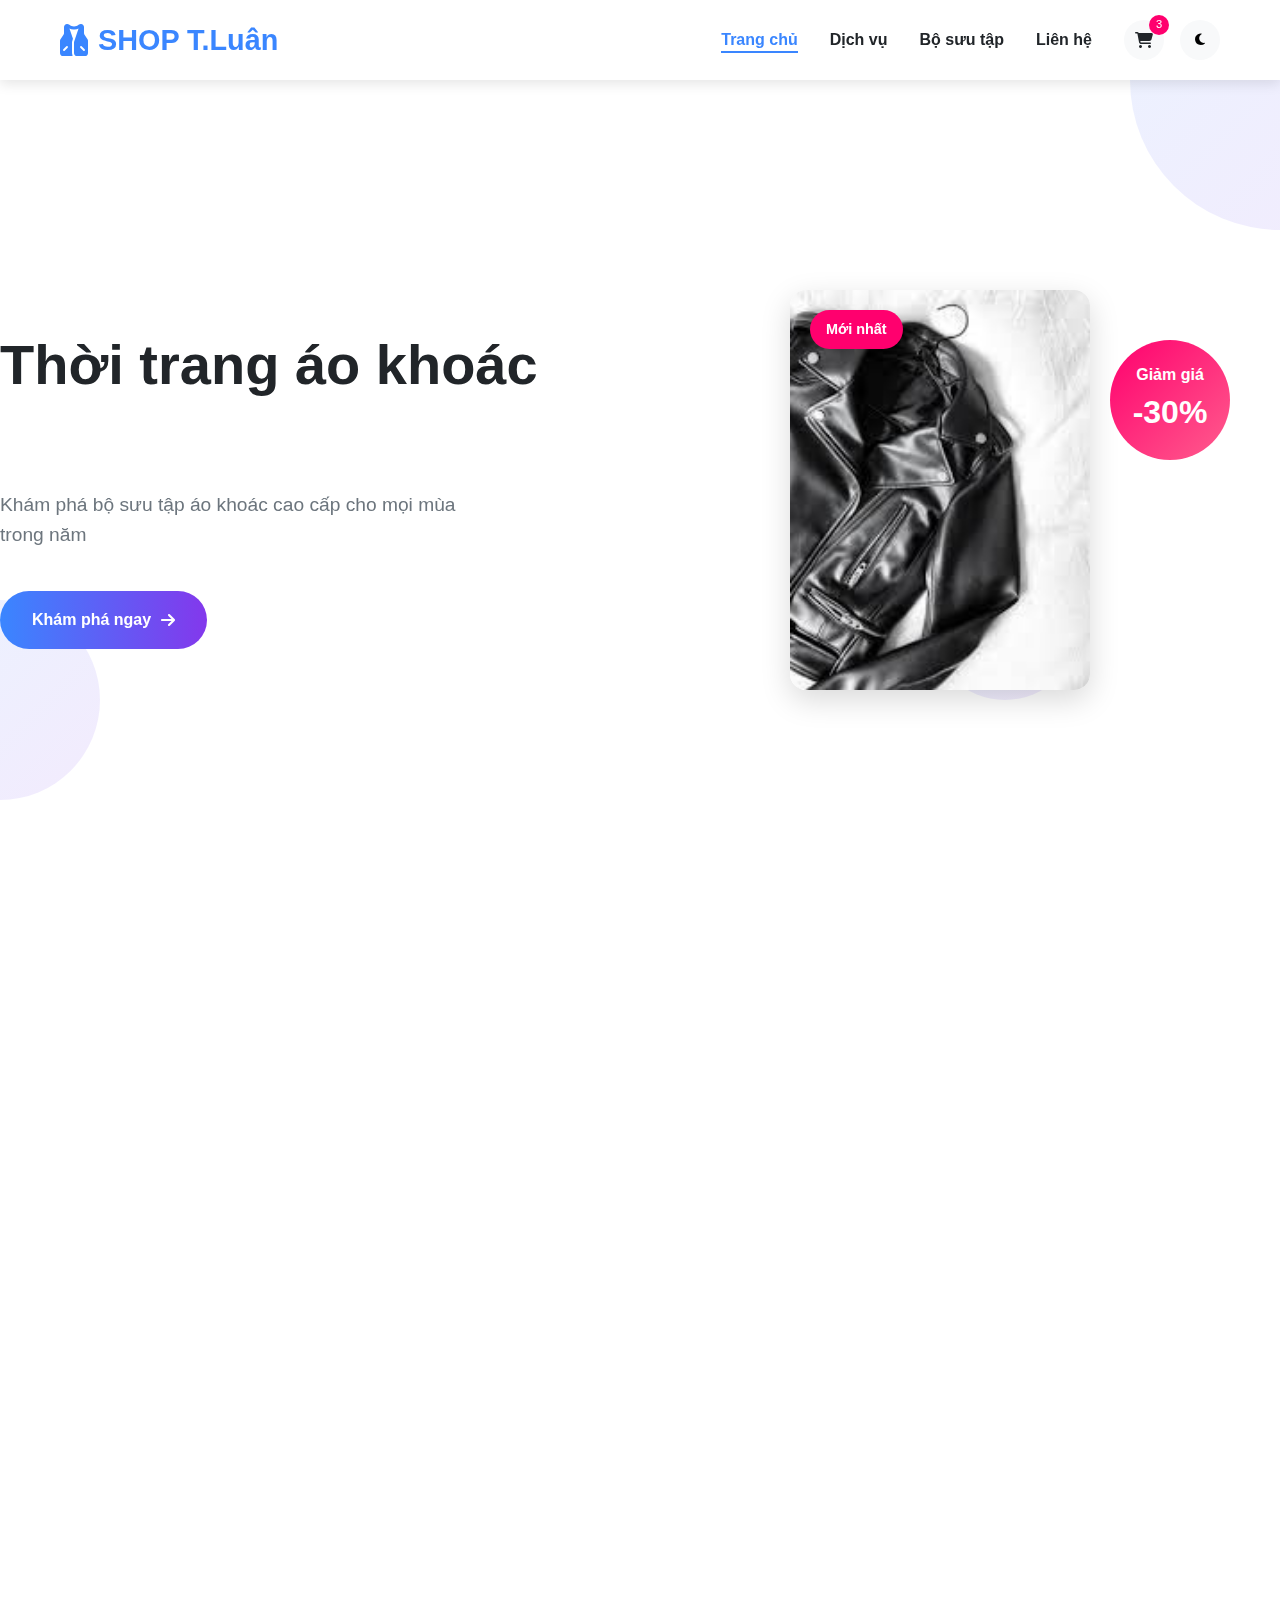
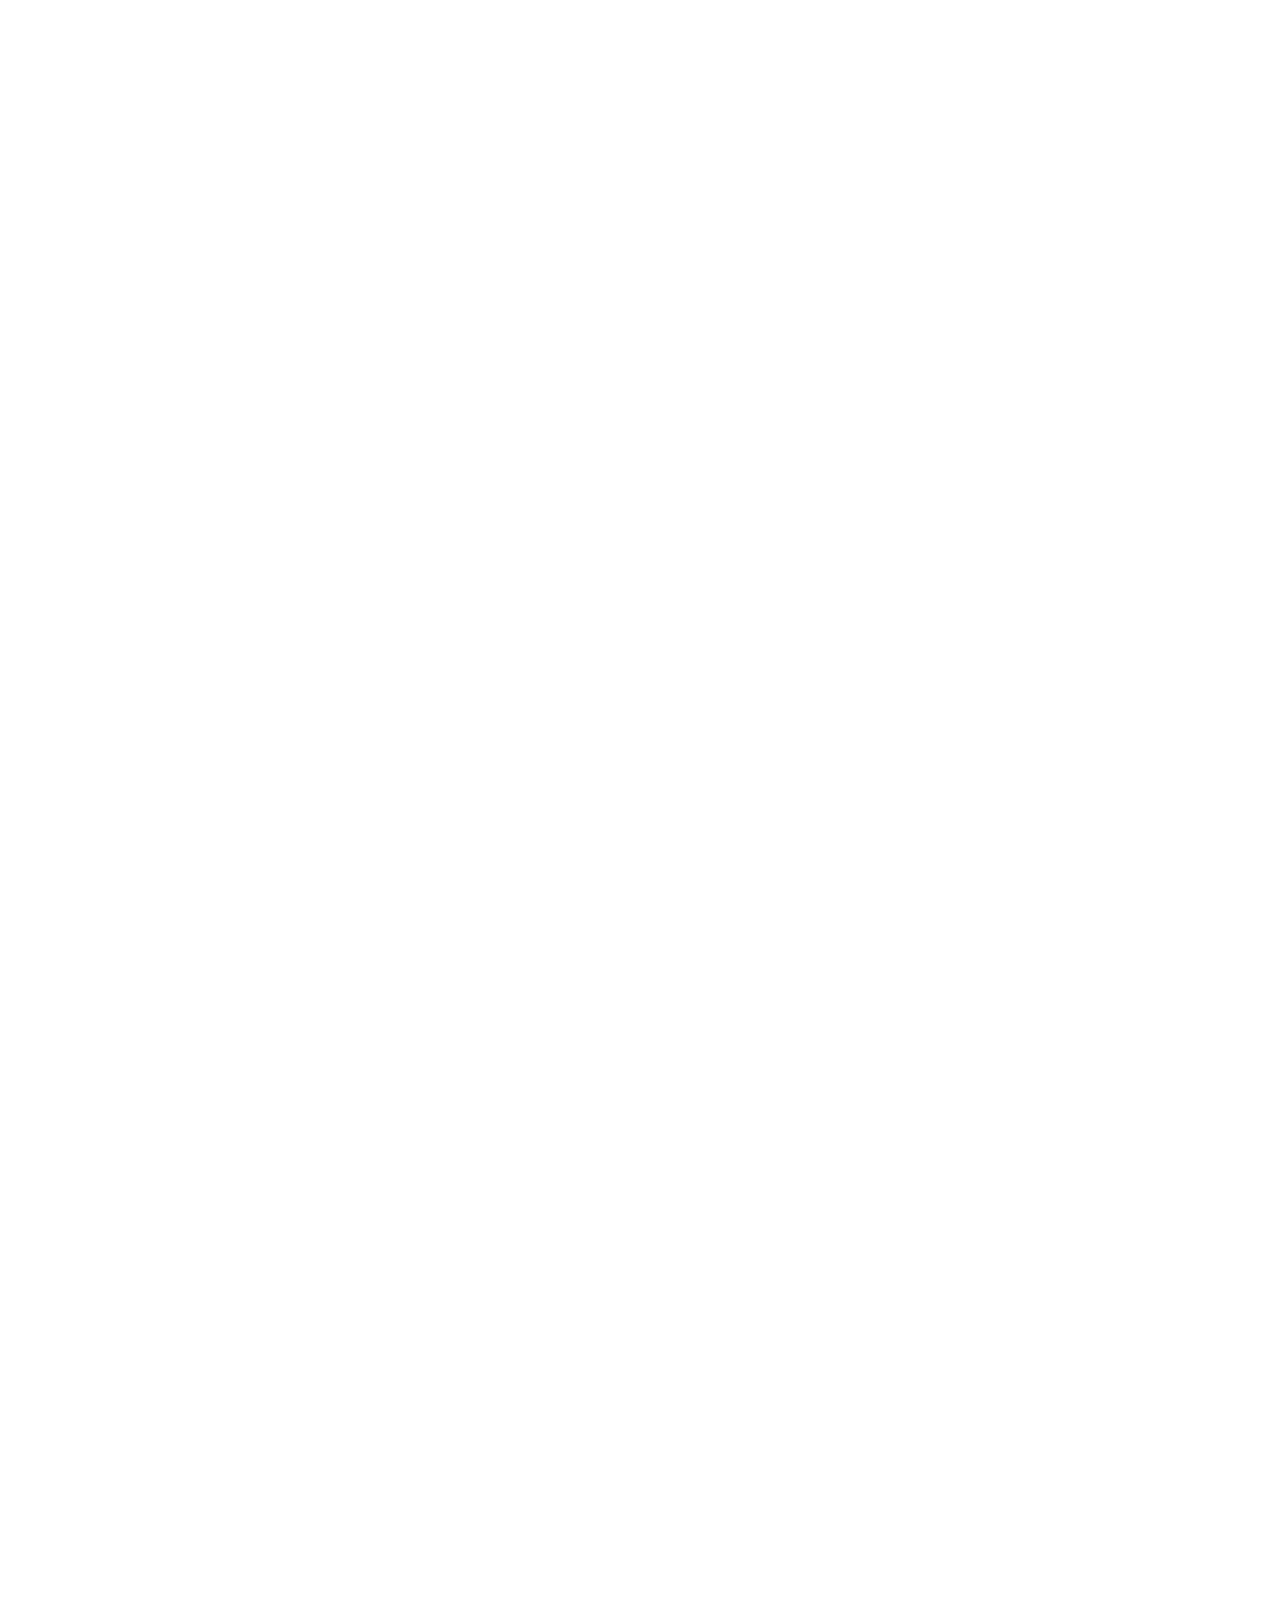
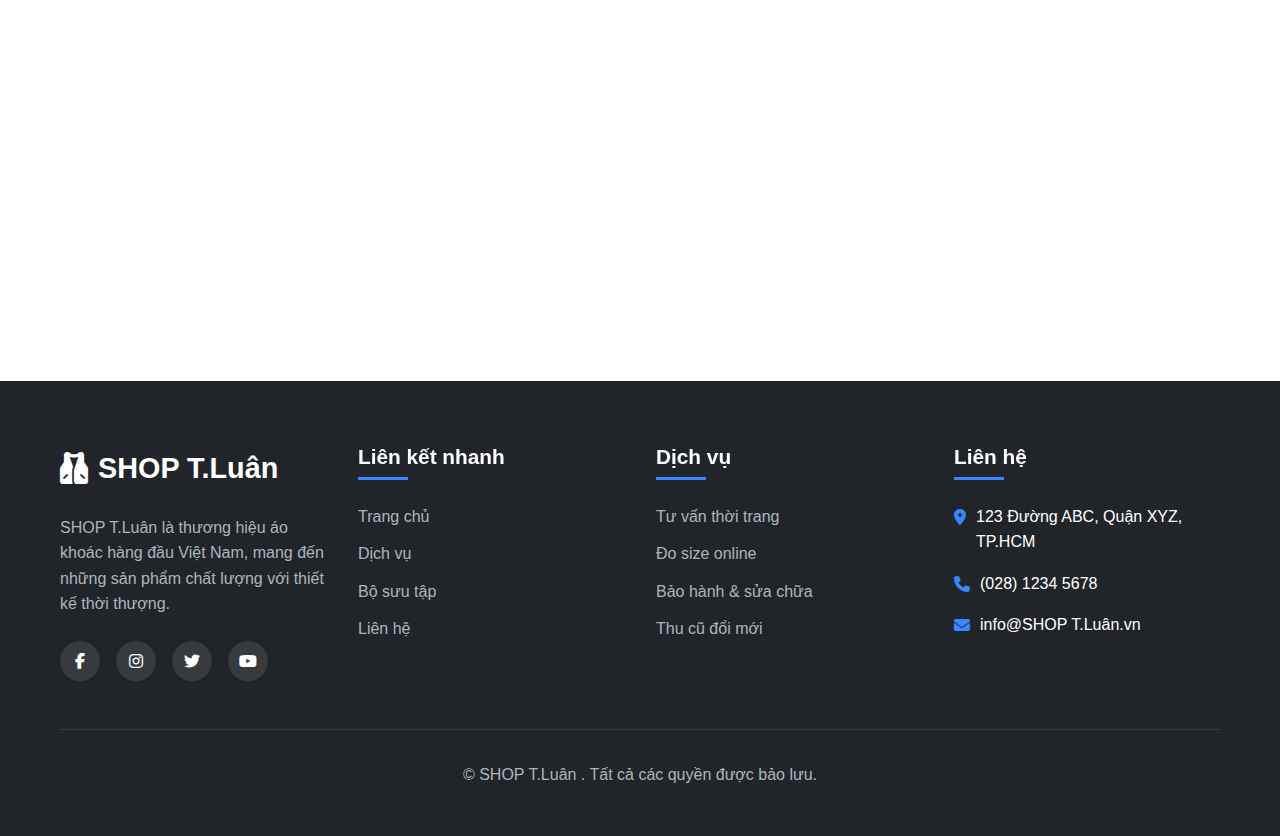
<file: 18 MiniProject2_Nguyễn Tấn Luân/index.html>
<!DOCTYPE html>
<html lang="vi">
<head>
    <meta charset="UTF-8">
    <meta name="viewport" content="width=device-width, initial-scale=1.0">
    <title>SHOP T.Luân | Trang chủ</title>
    <link rel="stylesheet" href="assets/css/styles.css">
    <link rel="stylesheet" href="https://cdnjs.cloudflare.com/ajax/libs/font-awesome/6.4.0/css/all.min.css">
    <link href="https://unpkg.com/aos@2.3.1/dist/aos.css" rel="stylesheet">
    <link rel="stylesheet" href="https://cdn.jsdelivr.net/npm/swiper@11/swiper-bundle.min.css">
</head>
<body>
    <!-- Header -->
    <header class="header">
        <div class="container">
            <a href="index.html" class="logo">
                <i class="fas fa-vest"></i>
                <span>SHOP T.Luân</span>
            </a>
            
            <nav class="nav">
                <ul class="nav-list">
                    <li><a href="index.html" class="active">Trang chủ</a></li>
                    <li><a href="services.html">Dịch vụ</a></li>
                    <li><a href="portfolio.html">Bộ sưu tập</a></li>
                    <li><a href="contact.html">Liên hệ</a></li>
                </ul>
                
                <div class="nav-actions">
                    <a href="#" class="btn-cart">
                        <i class="fas fa-shopping-cart"></i>
                        <span class="cart-count">3</span>
                    </a>
                    <button class="theme-toggle">
                        <i class="fas fa-moon"></i>
                    </button>
                </div>
                
                <button class="menu-toggle">
                    <i class="fas fa-bars"></i>
                </button>
            </nav>
        </div>
    </header>

    <!-- Mobile Menu -->
    <div class="mobile-menu">
        <div class="mobile-menu-header">
            <a href="index.html" class="logo">
                <i class="fas fa-vest"></i>
                <span>SHOP T.Luân</span>
            </a>
            <button class="menu-close">
                <i class="fas fa-times"></i>
            </button>
        </div>
        <ul class="mobile-nav-list">
            <li><a href="index.html" class="active">Trang chủ</a></li>
            <li><a href="services.html">Dịch vụ</a></li>
            <li><a href="portfolio.html">Bộ sưu tập</a></li>
            <li><a href="contact.html">Liên hệ</a></li>
        </ul>
        <div class="mobile-menu-footer">
            <div class="mobile-nav-actions">
                <a href="#" class="btn-cart">
                    <i class="fas fa-shopping-cart"></i>
                    <span class="cart-count">3</span>
                </a>
                <button class="theme-toggle">
                    <i class="fas fa-moon"></i>
                </button>
            </div>
        </div>
    </div>

    <!-- Hero Section -->
    <section class="hero">
        <div class="hero-content" data-aos="fade-up">
            <h1 class="hero-title">
                <span class="hero-title-line">Thời trang áo khoác</span>
                <span class="hero-title-line">đẳng cấp quốc tế</span>
            </h1>
            <p class="hero-subtitle">Khám phá bộ sưu tập áo khoác cao cấp cho mọi mùa trong năm</p>
            <a href="portfolio.html" class="btn-hero">
                <span>Khám phá ngay</span>
                <i class="fas fa-arrow-right"></i>
            </a>
        </div>
        
        <div class="hero-visual">
            <div class="hero-card" data-aos="fade-left" data-aos-delay="200">
                <div class="card-inner">
                    <div class="card-front">
                        <img src="assets/img/da.jpg" alt="Áo khoác da">
                        <div class="card-label">Mới nhất</div>
                    </div>
                    <div class="card-back">
                        <h3>Áo khoác da cao cấp</h3>
                        <p>Chất liệu da thật 100%, bền đẹp theo thời gian</p>
                        <p class="price">2.499.000đ</p>
                    </div>
                </div>
            </div>
            
            <div class="hero-badge" data-aos="zoom-in" data-aos-delay="400">
                <div class="badge-content">
                    <span class="badge-text">Giảm giá</span>
                    <span class="badge-percent">-30%</span>
                </div>
            </div>
        </div>
        
        <div class="hero-bg-elements">
            <div class="bg-element el-1"></div>
            <div class="bg-element el-2"></div>
            <div class="bg-element el-3"></div>
        </div>
    </section>

    <!-- Features Section -->
    <section class="features" data-aos="fade-up">
        <div class="container">
            <h2 class="section-title">Vì sao chọn SHOP T.Luân?</h2>
            
            <div class="features-grid">
                <div class="feature-card" data-aos="zoom-in">
                    <div class="feature-icon">
                        <i class="fas fa-shield-alt"></i>
                    </div>
                    <h3 class="feature-title">Chất lượng đảm bảo</h3>
                    <p class="feature-description">Áo khoác được sản xuất từ chất liệu cao cấp, đảm bảo độ bền và thẩm mỹ</p>
                </div>
                
                <div class="feature-card" data-aos="zoom-in" data-aos-delay="100">
                    <div class="feature-icon">
                        <i class="fas fa-shipping-fast"></i>
                    </div>
                    <h3 class="feature-title">Giao hàng nhanh</h3>
                    <p class="feature-description">Miễn phí vận chuyển cho đơn hàng từ 1.500.000đ. Giao hàng toàn quốc</p>
                </div>
                
                <div class="feature-card" data-aos="zoom-in" data-aos-delay="200">
                    <div class="feature-icon">
                        <i class="fas fa-undo-alt"></i>
                    </div>
                    <h3 class="feature-title">Đổi trả dễ dàng</h3>
                    <p class="feature-description">Đổi trả trong vòng 30 ngày nếu sản phẩm không vừa ý hoặc có lỗi</p>
                </div>
                
                <div class="feature-card" data-aos="zoom-in" data-aos-delay="300">
                    <div class="feature-icon">
                        <i class="fas fa-headset"></i>
                    </div>
                    <h3 class="feature-title">Hỗ trợ 24/7</h3>
                    <p class="feature-description">Đội ngũ tư vấn luôn sẵn sàng hỗ trợ bạn mọi lúc, mọi nơi</p>
                </div>
            </div>
        </div>
    </section>

    <!-- Products Slider -->
    <section class="products-slider" data-aos="fade-up">
        <div class="container">
            <div class="section-header">
                <h2 class="section-title">Sản phẩm nổi bật</h2>
                <a href="portfolio.html" class="btn-view-all">Xem tất cả <i class="fas fa-arrow-right"></i></a>
            </div>
            
            <div class="swiper productsSwiper">
                <div class="swiper-wrapper">
                    <div class="swiper-slide product-card">
                        <div class="product-image">
                            <img src="assets/img/da.jpg" alt="Áo khoác da nam">
                            <button class="product-like">
                                <i class="far fa-heart"></i>
                            </button>
                        </div>
                        <div class="product-info">
                            <h3 class="product-name">Áo khoác da nam cao cấp</h3>
                            <p class="product-category">Áo khoác da</p>
                            <div class="product-price">
                                <span class="current-price">2.499.000đ</span>
                                <span class="original-price">3.200.000đ</span>
                            </div>
                            <button class="btn-add-to-cart">Thêm vào giỏ</button>
                        </div>
                    </div>
                    
                    <div class="swiper-slide product-card">
                        <div class="product-image">
                            <img src="assets/img/da.jpg" alt="Áo khoác jean">
                            <button class="product-like">
                                <i class="far fa-heart"></i>
                            </button>
                        </div>
                        <div class="product-info">
                            <h3 class="product-name">Áo khoác jean unisex</h3>
                            <p class="product-category">Áo khoác jean</p>
                            <div class="product-price">
                                <span class="current-price">899.000đ</span>
                                <span class="original-price">1.200.000đ</span>
                            </div>
                            <button class="btn-add-to-cart">Thêm vào giỏ</button>
                        </div>
                    </div>
                    
                    <div class="swiper-slide product-card">
                        <div class="product-image">
                            <img src="assets/img/da.jpg" alt="Áo khoác bomber">
                            <button class="product-like">
                                <i class="far fa-heart"></i>
                            </button>
                        </div>
                        <div class="product-info">
                            <h3 class="product-name">Áo khoác bomber thể thao</h3>
                            <p class="product-category">Áo khoác bomber</p>
                            <div class="product-price">
                                <span class="current-price">1.250.000đ</span>
                                <span class="original-price">1.500.000đ</span>
                            </div>
                            <button class="btn-add-to-cart">Thêm vào giỏ</button>
                        </div>
                    </div>
                    
                    <div class="swiper-slide product-card">
                        <div class="product-image">
                            <img src="assets/img/da.jpg" alt="Áo khoác lông vũ">
                            <button class="product-like">
                                <i class="far fa-heart"></i>
                            </button>
                        </div>
                        <div class="product-info">
                            <h3 class="product-name">Áo khoác lông vũ ấm áp</h3>
                            <p class="product-category">Áo khoác mùa đông</p>
                            <div class="product-price">
                                <span class="current-price">3.499.000đ</span>
                                <span class="original-price">4.500.000đ</span>
                            </div>
                            <button class="btn-add-to-cart">Thêm vào giỏ</button>
                        </div>
                    </div>
                </div>
                
                <div class="swiper-button-next"></div>
                <div class="swiper-button-prev"></div>
                <div class="swiper-pagination"></div>
            </div>
        </div>
    </section>

    <!-- Timeline Section -->
    <section class="timeline-section" data-aos="fade-up">
        <div class="container">
            <h2 class="section-title">Hành trình của chúng tôi</h2>
            
            <div class="timeline">
                <div class="timeline-item">
                    <div class="timeline-content">
                        <h3 class="timeline-title">2018</h3>
                        <p class="timeline-description">Thành lập SHOP T.Luân với cửa hàng đầu tiên tại Hà Nội</p>
                    </div>
                </div>
                <div class="timeline-item">
                    <div class="timeline-content">
                        <h3 class="timeline-title">2019</h3>
                        <p class="timeline-description">Mở rộng 5 chi nhánh tại TP.HCM và Đà Nẵng</p>
                    </div>
                </div>
                <div class="timeline-item">
                    <div class="timeline-content">
                        <h3 class="timeline-title">2020</h3>
                        <p class="timeline-description">Ra mắt website bán hàng trực tuyến</p>
                    </div>
                </div>
                <div class="timeline-item">
                    <div class="timeline-content">
                        <h3 class="timeline-title">2021</h3>
                        <p class="timeline-description">Đạt giải thưởng "Thương hiệu thời trang uy tín"</p>
                    </div>
                </div>
                <div class="timeline-item">
                    <div class="timeline-content">
                        <h3 class="timeline-title">2022</h3>
                        <p class="timeline-description">Mở rộng thị trường quốc tế với 1000+ sản phẩm</p>
                    </div>
                </div>
            </div>
        </div>
    </section>

    <!-- Footer -->
    <footer class="footer">
        <div class="container">
            <div class="footer-grid">
                <div class="footer-col">
                    <a href="index.html" class="footer-logo">
                        <i class="fas fa-vest"></i>
                        <span>SHOP T.Luân </span>
                    </a>
                    <p class="footer-description">SHOP T.Luân  là thương hiệu áo khoác hàng đầu Việt Nam, mang đến những sản phẩm chất lượng với thiết kế thời thượng.</p>
                    <div class="social-links">
                        <a href="#"><i class="fab fa-facebook-f"></i></a>
                        <a href="#"><i class="fab fa-instagram"></i></a>
                        <a href="#"><i class="fab fa-twitter"></i></a>
                        <a href="#"><i class="fab fa-youtube"></i></a>
                    </div>
                </div>
                
                <div class="footer-col">
                    <h3 class="footer-title">Liên kết nhanh</h3>
                    <ul class="footer-links">
                        <li><a href="index.html">Trang chủ</a></li>
                        <li><a href="services.html">Dịch vụ</a></li>
                        <li><a href="portfolio.html">Bộ sưu tập</a></li>
                        <li><a href="contact.html">Liên hệ</a></li>
                    </ul>
                </div>
                
                <div class="footer-col">
                    <h3 class="footer-title">Dịch vụ</h3>
                    <ul class="footer-links">
                        <li><a href="#">Tư vấn thời trang</a></li>
                        <li><a href="#">Đo size online</a></li>
                        <li><a href="#">Bảo hành & sửa chữa</a></li>
                        <li><a href="#">Thu cũ đổi mới</a></li>
                    </ul>
                </div>
                
                <div class="footer-col">
                    <h3 class="footer-title">Liên hệ</h3>
                    <ul class="footer-contact">
                        <li><i class="fas fa-map-marker-alt"></i> 123 Đường ABC, Quận XYZ, TP.HCM</li>
                        <li><i class="fas fa-phone"></i> (028) 1234 5678</li>
                        <li><i class="fas fa-envelope"></i> info@SHOP T.Luân.vn</li>
                    </ul>
                </div>
            </div>
            
            <div class="footer-bottom">
                <p>&copy; SHOP T.Luân . Tất cả các quyền được bảo lưu.</p>
            </div>
        </div>
    </footer>

    <!-- Toast Notification -->
    <div class="toast">
        <div class="toast-content">
            <i class="fas fa-check-circle toast-icon"></i>
            <span class="toast-message">Sản phẩm đã được thêm vào giỏ hàng!</span>
        </div>
        <div class="toast-progress"></div>
    </div>

    <script src="https://unpkg.com/aos@2.3.1/dist/aos.js"></script>
    <script src="https://cdn.jsdelivr.net/npm/swiper@11/swiper-bundle.min.js"></script>
    <script src="assets/js/app.js"></script>
</body>
</html>
</file>
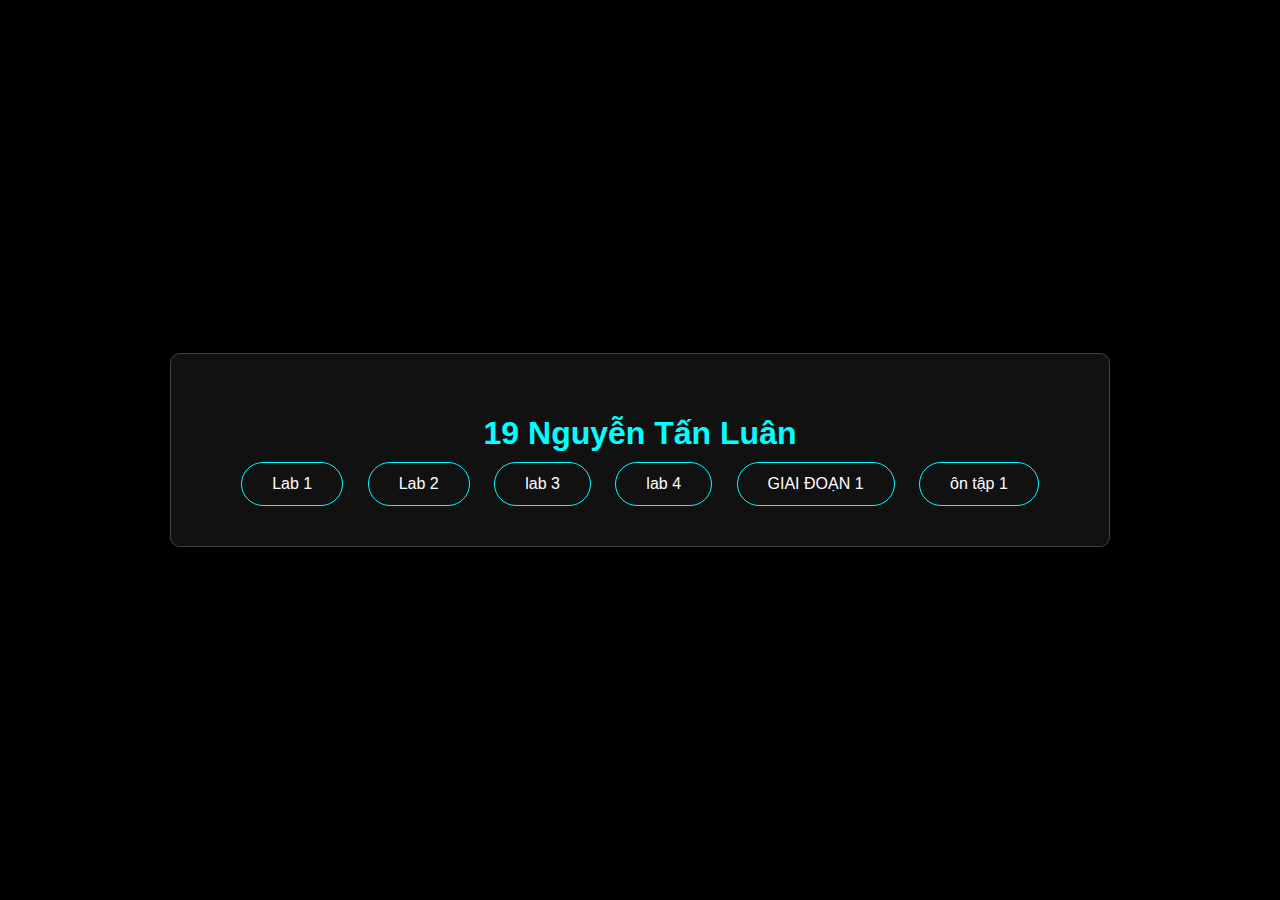
<file: animation_nguyentanluan/index.html>
<!DOCTYPE html>
<html lang="vi">
<head>
    <meta charset="UTF-8">
    <meta name="viewport" content="width=device-width, initial-scale=1.0">
    <title>Trang bài tập</title>
    <link rel="stylesheet" href="assets/styles.css">
</head>
<body>

    <div class="container">
        <h1>19 Nguyễn Tấn Luân</h1>        

        <div class="links">
            <a href="./lab1/index.html">Lab 1</a>
            <a href="./lab2/index.html">Lab 2</a>
            <a href="./lab3/index.html">lab 3</a>
            <a href="./lab4/index.html">lab 4</a>
            <a href="./19-Nguyễn tấn luân/index.html"> GIAI ĐOẠN 1 </a>
            <a href="./ôn tập/index.html">ôn tập 1</a>
        </div>
    </div>

</body>
</html>
</file>
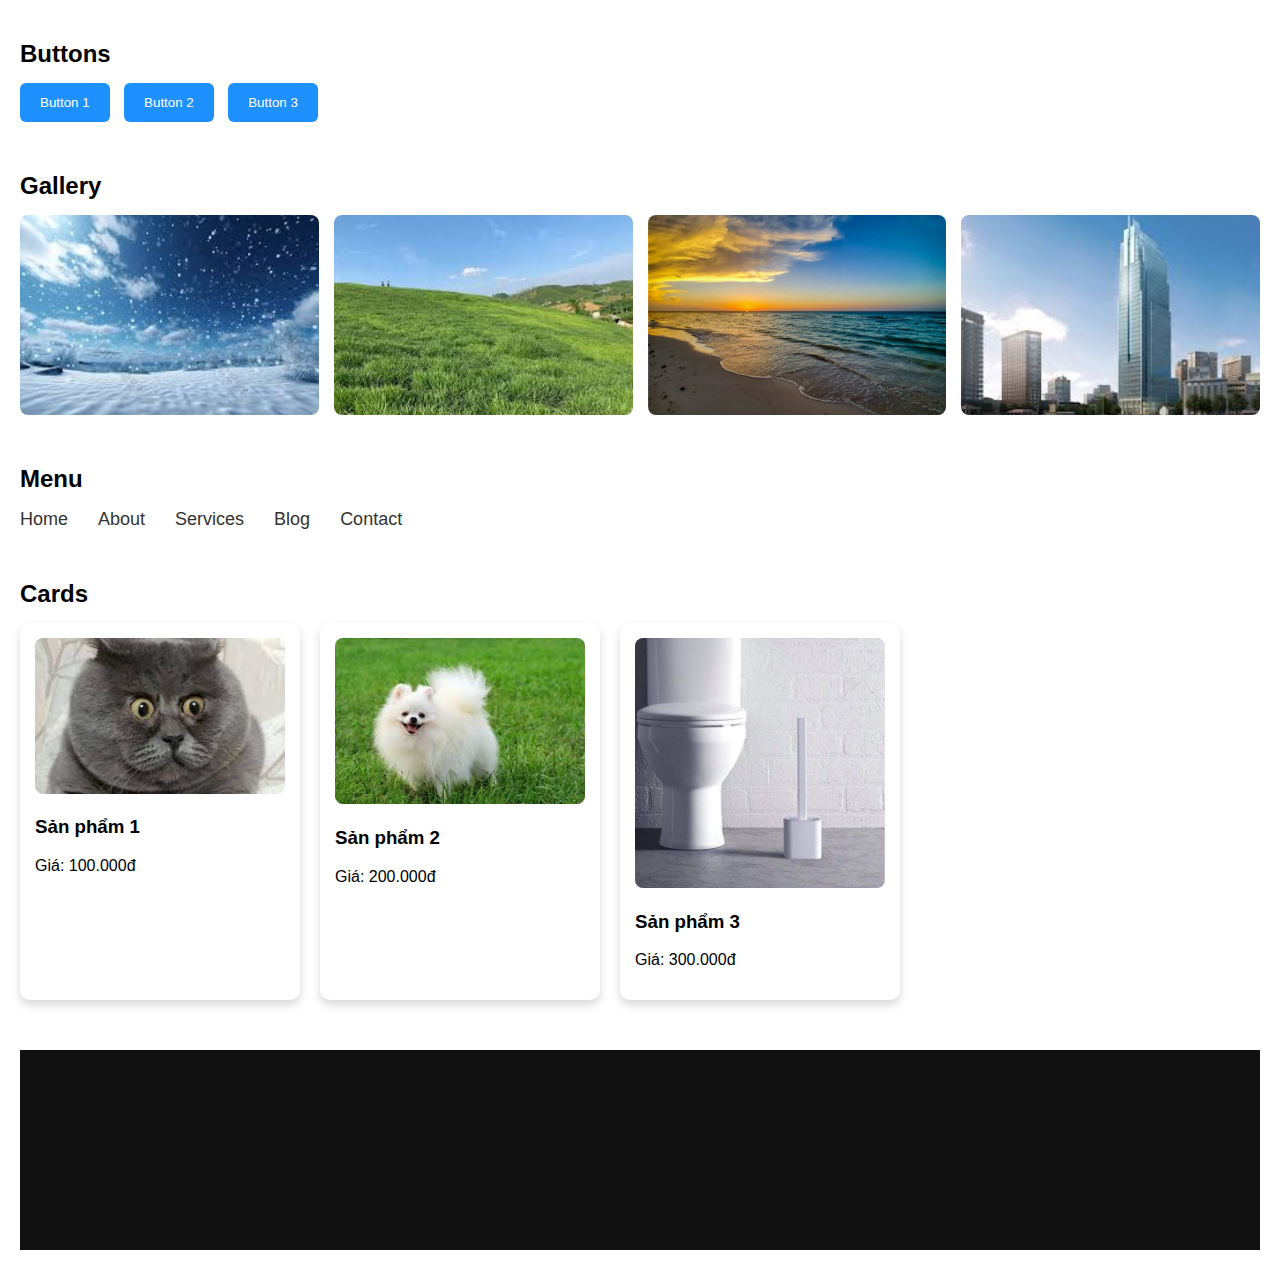
<file: lab1/index.html>
<!DOCTYPE html>
<html lang="vi">
<head>
    <meta charset="UTF-8">
    <title>Lab 1 - CSS Hover & Transition</title>
    <link rel="stylesheet" href="assets/css/styles.css">
</head>
<body>

    <!-- BÀI 1 -->
    <section class="section">
        <h2>Buttons</h2>
        <button class="btn">Button 1</button>
        <button class="btn">Button 2</button>
        <button class="btn">Button 3</button>
    </section>

  <!-- BÀI 2 -->
<section class="section">
    <h2>Gallery</h2>
    <div class="gallery">
        <div class="gallery-item">
            <img src="images/images.jpg">
        </div>
        <div class="gallery-item">
            <img src="images/hehe.jpg">
        </div>
        <div class="gallery-item">
            <img src="images/bien-2-1.jpg">
        </div>
        <div class="gallery-item">
            <img src="images/images (1).jpg">
        </div>
    </div>
</section>


    <!-- BÀI 3 -->
    <section class="section">
        <h2>Menu</h2>
        <ul class="nav">
            <li><a href="#">Home</a></li>
            <li><a href="#">About</a></li>
            <li><a href="#">Services</a></li>
            <li><a href="#">Blog</a></li>
            <li><a href="#">Contact</a></li>
        </ul>
    </section>

    <!-- BÀI 4 -->
    <section class="section">
        <h2>Cards</h2>
        <div class="cards">
            <div class="card">
                <img src="images/download (1).jpg">
                <h3>Sản phẩm 1</h3>
                <p>Giá: 100.000đ</p>
            </div>
            <div class="card">
                <img src="images/download.jpg">
                <h3>Sản phẩm 2</h3>
                <p>Giá: 200.000đ</p>
            </div>
            <div class="card">
                <img src="images/e60bdc7d36d531833da185bc103cac43.jpg_525x525q80.jpg">
                <h3>Sản phẩm 3</h3>
                <p>Giá: 300.000đ</p>
            </div>
        </div>
    </section>

    <!-- BÀI 5 -->
    <section class="banner">
        <h1 class="hero-title">Chào mừng đến với Website của luân</h1>
    </section>

</body>
</html>
</file>
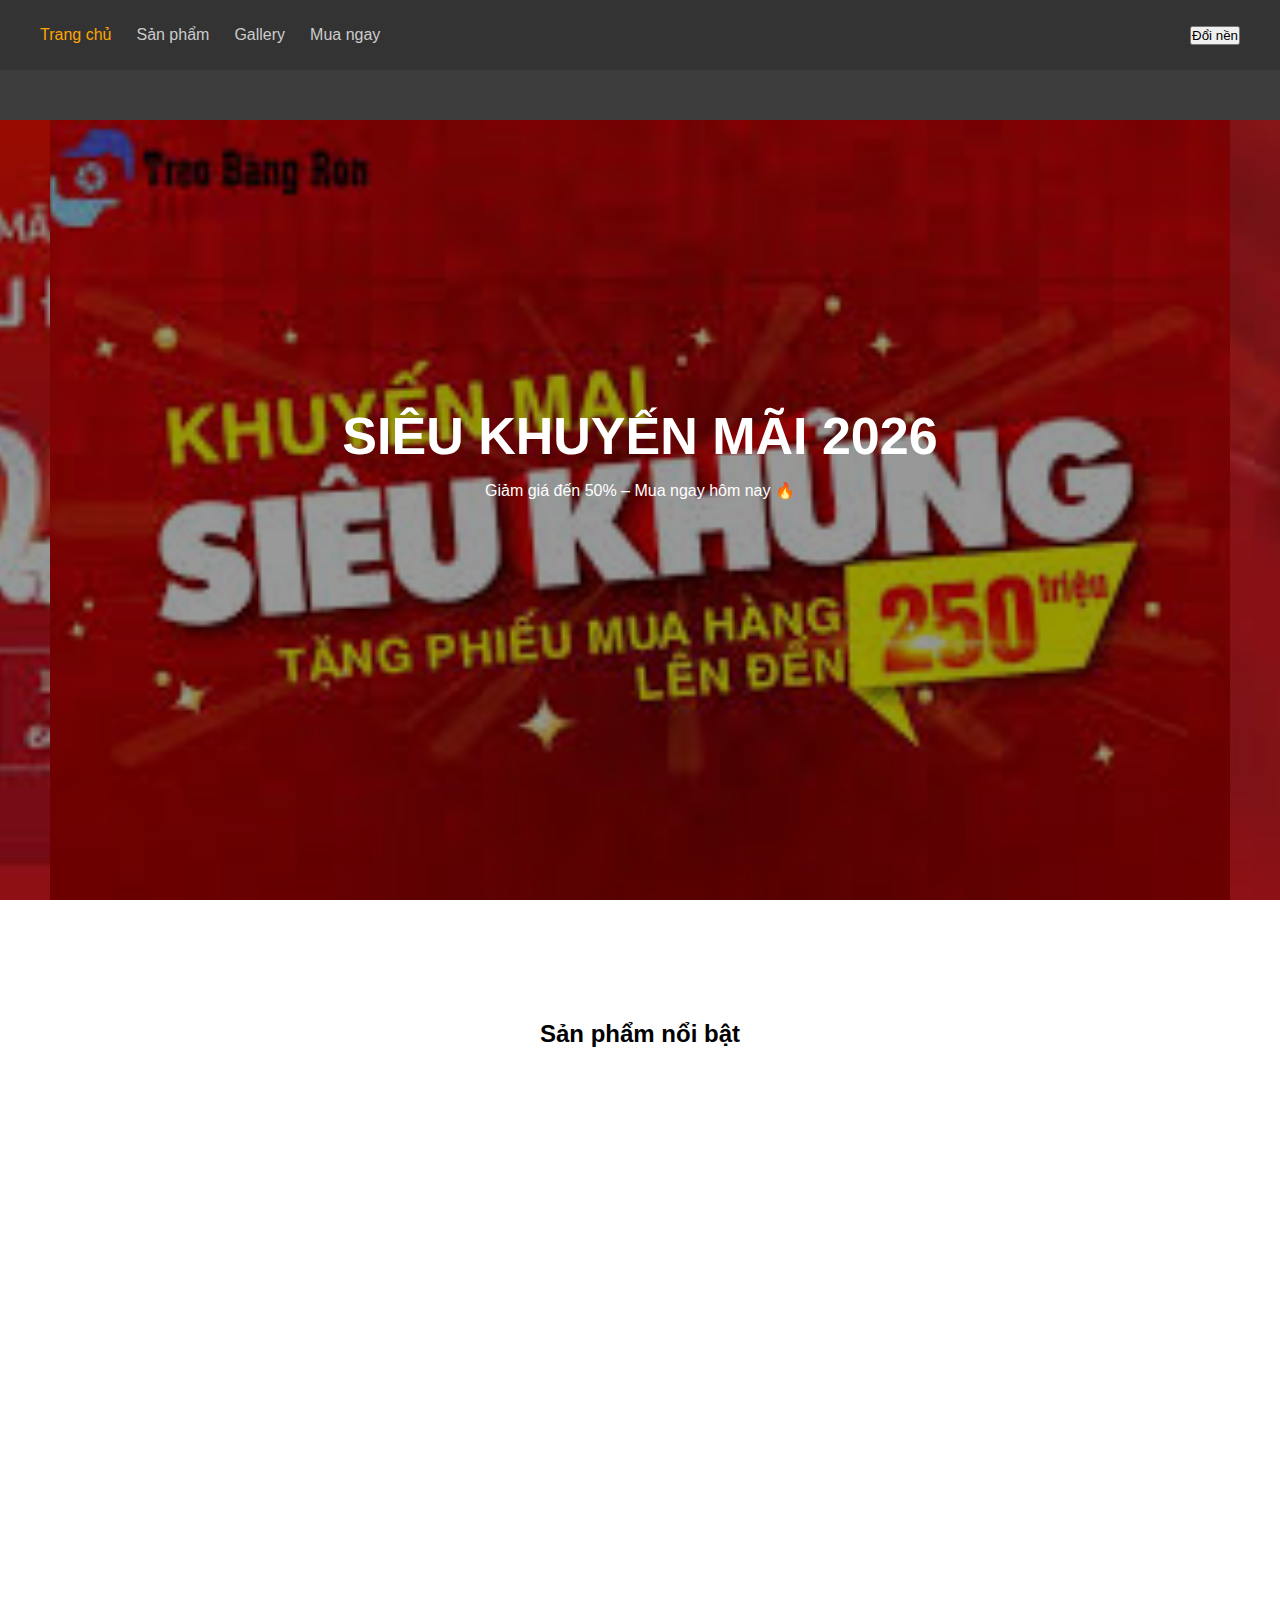
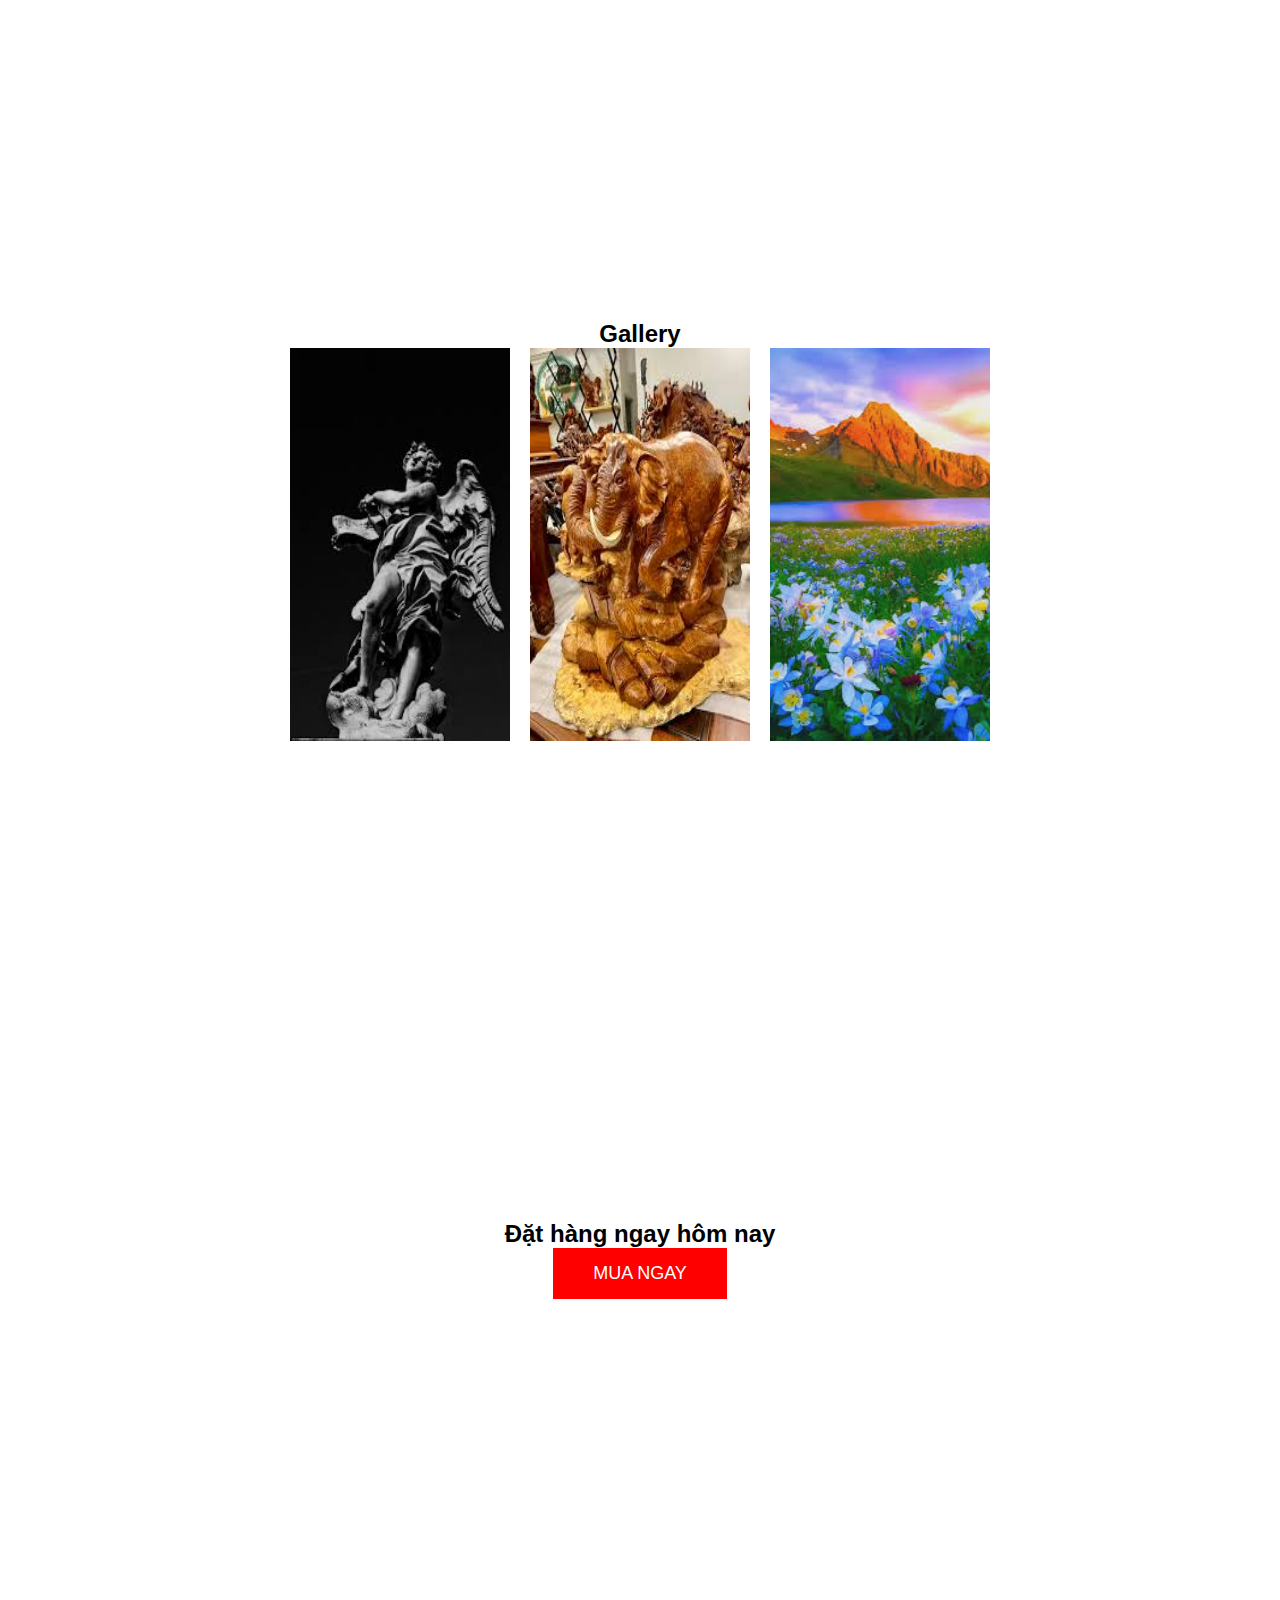
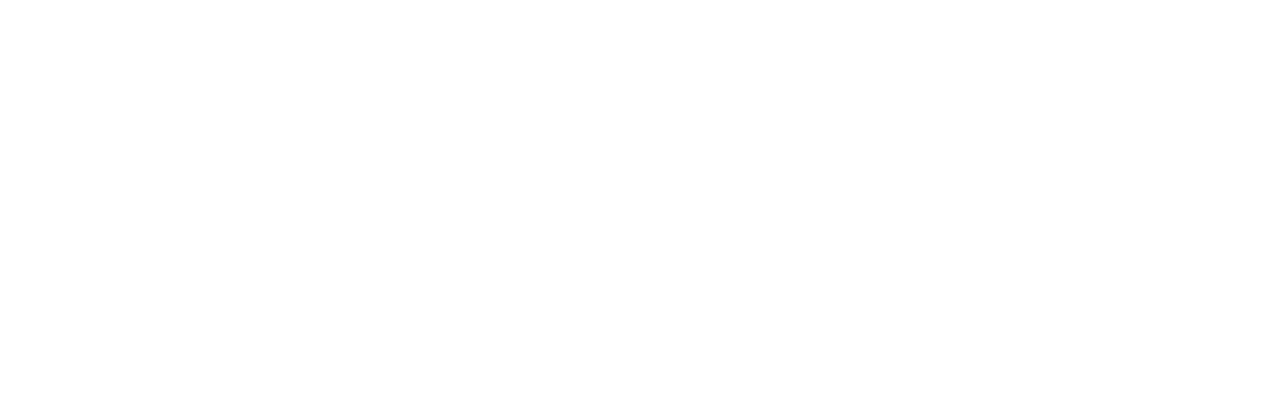
<file: animation_nguyentanluan/19-Nguyễn tấn luân/index.html>
<!DOCTYPE html>
<html lang="vi">
<head>
    <meta charset="UTF-8">
    <title>Shop Online</title>
    <link rel="stylesheet" href="assets/css/styles.css">
</head>
<body>

<!-- ===== NAV ===== -->
<nav>
    <ul>
        <li><a href="#hero" class="active">Trang chủ</a></li>
        <li><a href="#products">Sản phẩm</a></li>
        <li><a href="#gallery">Gallery</a></li>
        <li><a href="#cta">Mua ngay</a></li>
    </ul>
    <button id="toggleTheme">Đổi nền</button>
</nav>

<section id="hero" class="hero-slider">

    <div class="slides">
        <img src="assets/images/download (3).jpg">
        <img src="assets/images/download (4).jpg">
        <img src="assets/images/download (5).jpg">
    </div>

    <div class="hero-content">
        <h1>SIÊU KHUYẾN MÃI 2026</h1>
        <p>Giảm giá đến 50% – Mua ngay hôm nay 🔥</p>

        <div class="marquee">
            <span>🚀 SALE LỚN – FREESHIP – ƯU ĐÃI KHỦNG 🚀</span>
        </div>
    </div>

</section>


<!-- ===== PRODUCTS ===== -->
<section id="products">
    <h2>Sản phẩm nổi bật</h2>

    <div class="card-list">
        <div class="card">
            <img src="assets/images/download (1).jpg">
            <h3>Sản phẩm 1</h3>
            <p>1.000.000đ</p>
        </div>

        <div class="card">
            <img src="assets/images/download (2).jpg">
            <h3>Sản phẩm 2</h3>
            <p>1.200.000đ</p>
        </div>

        <div class="card">
            <img src="assets/images/download.jpg">
            <h3>Sản phẩm 3</h3>
            <p>900.000đ</p>
        </div>
    </div>
</section>

<!-- ===== GALLERY ===== -->
<section id="gallery">
    <h2>Gallery</h2>

    <div class="gallery">
        <img src="assets/images/tuong.jpg">
        <img src="assets/images/download (9).jpg">
        <img src="assets/images/download (8).jpg">
    </div>
</section>

<!-- ===== CTA ===== -->
<section id="cta">
    <h2>Đặt hàng ngay hôm nay</h2>
    <button class="cta-btn">MUA NGAY</button>
</section>

<!-- ===== CURSOR ===== -->
<div class="cursor"></div>

<script src="assets/js/app.js"></script>
</body>
</html>
</file>
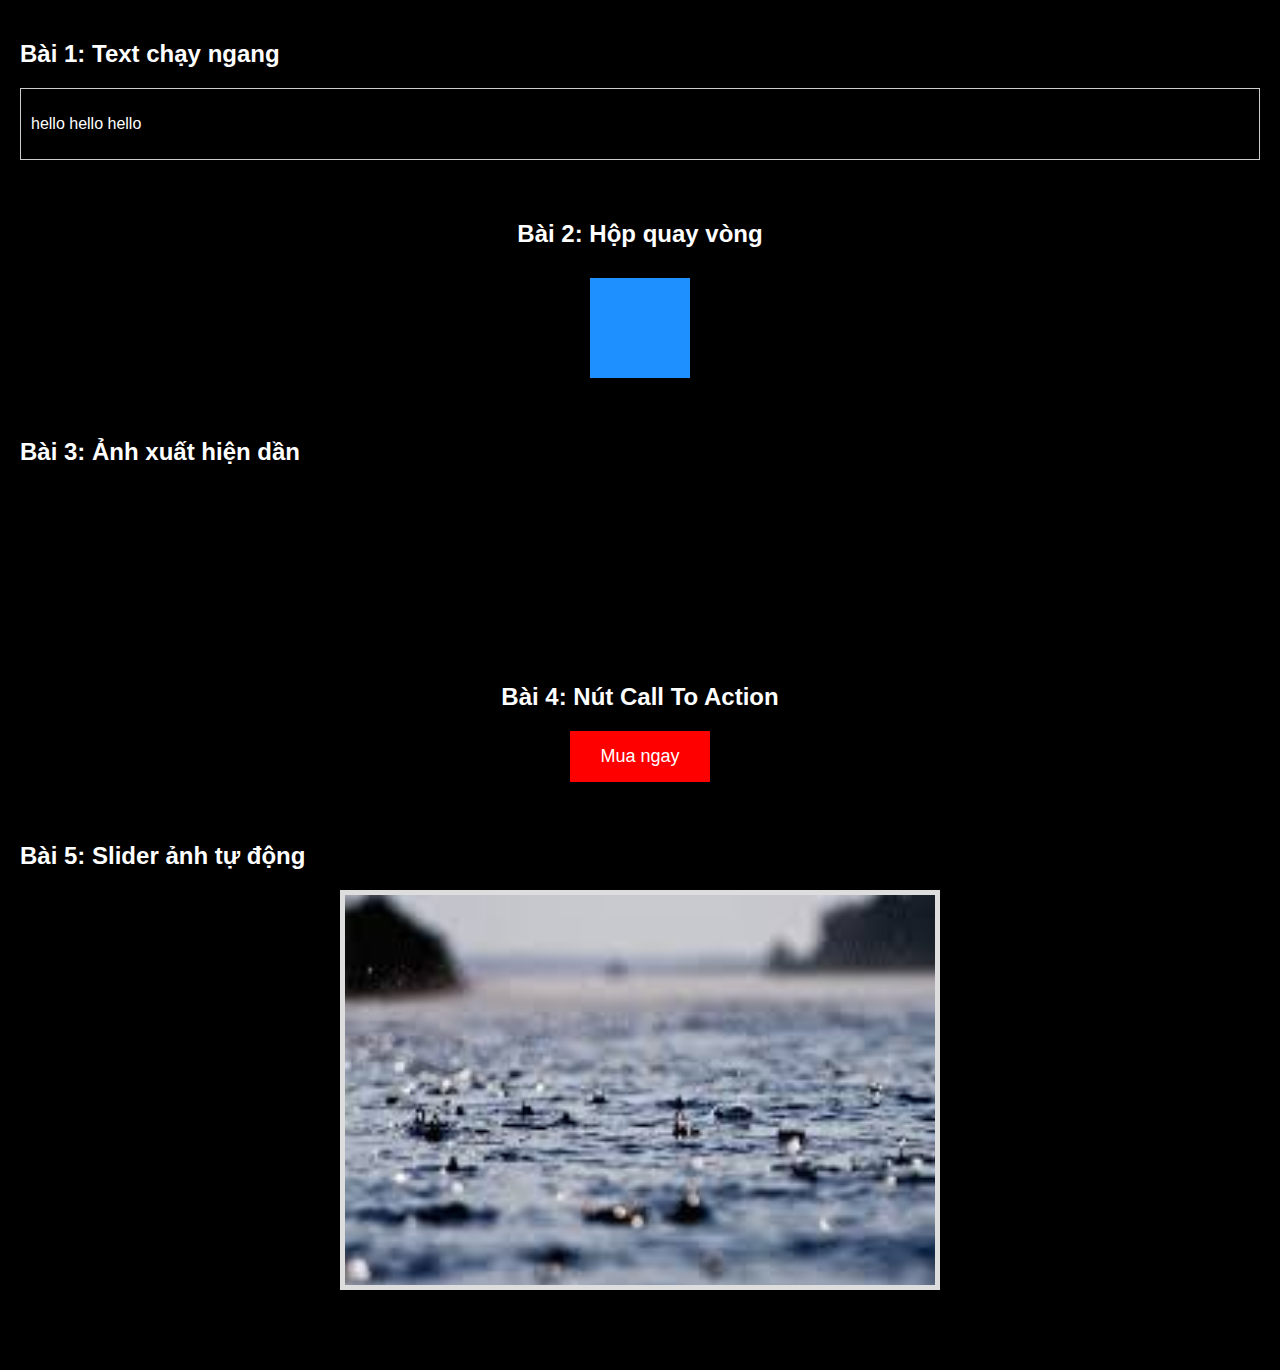
<file: animation_nguyentanluan/lab2/index.html>
<!DOCTYPE html>
<html lang="vi">
<head>
    <meta charset="UTF-8">
    <title>Lab 2 - CSS Keyframes</title>
    <link rel="stylesheet" href="assets/css/styles.css">
</head>
<body>

    <!-- BÀI 1: MARQUEE -->
    <section class="lab">
        <h2>Bài 1: Text chạy ngang</h2>
        <div class="marquee">
            <p>hello hello hello</p>
        </div>
    </section>

    <!-- BÀI 2: ROTATE BOX -->
    <section class="lab center">
        <h2>Bài 2: Hộp quay vòng</h2>
        <div class="box"></div>
    </section>

    <!-- BÀI 3: FADE IN -->
    <section class="lab">
        <h2>Bài 3: Ảnh xuất hiện dần</h2>
        <div class="fade-container">
            <img src="assets/images/anh-mo-ta.jpg" alt="">
            <img src="assets/images/huhae.jpg" alt="">
            <img src="assets/images/images.jpg" alt="">
        </div>
    </section>

    <!-- BÀI 4: CTA -->
    <section class="lab center">
        <h2>Bài 4: Nút Call To Action</h2>
        <button class="cta">Mua ngay</button>
    </section>

    <!-- BÀI 5: SLIDER -->
    <section class="lab">
        <h2>Bài 5: Slider ảnh tự động</h2>
        <div class="slider">
            <div class="slides">
                <img src="assets/images/huhae.jpg" alt="">
                <img src="assets/images/anh-mo-ta.jpg" alt="">
                
            </div>
        </div>
    </section>

</body>
</html>
</file>
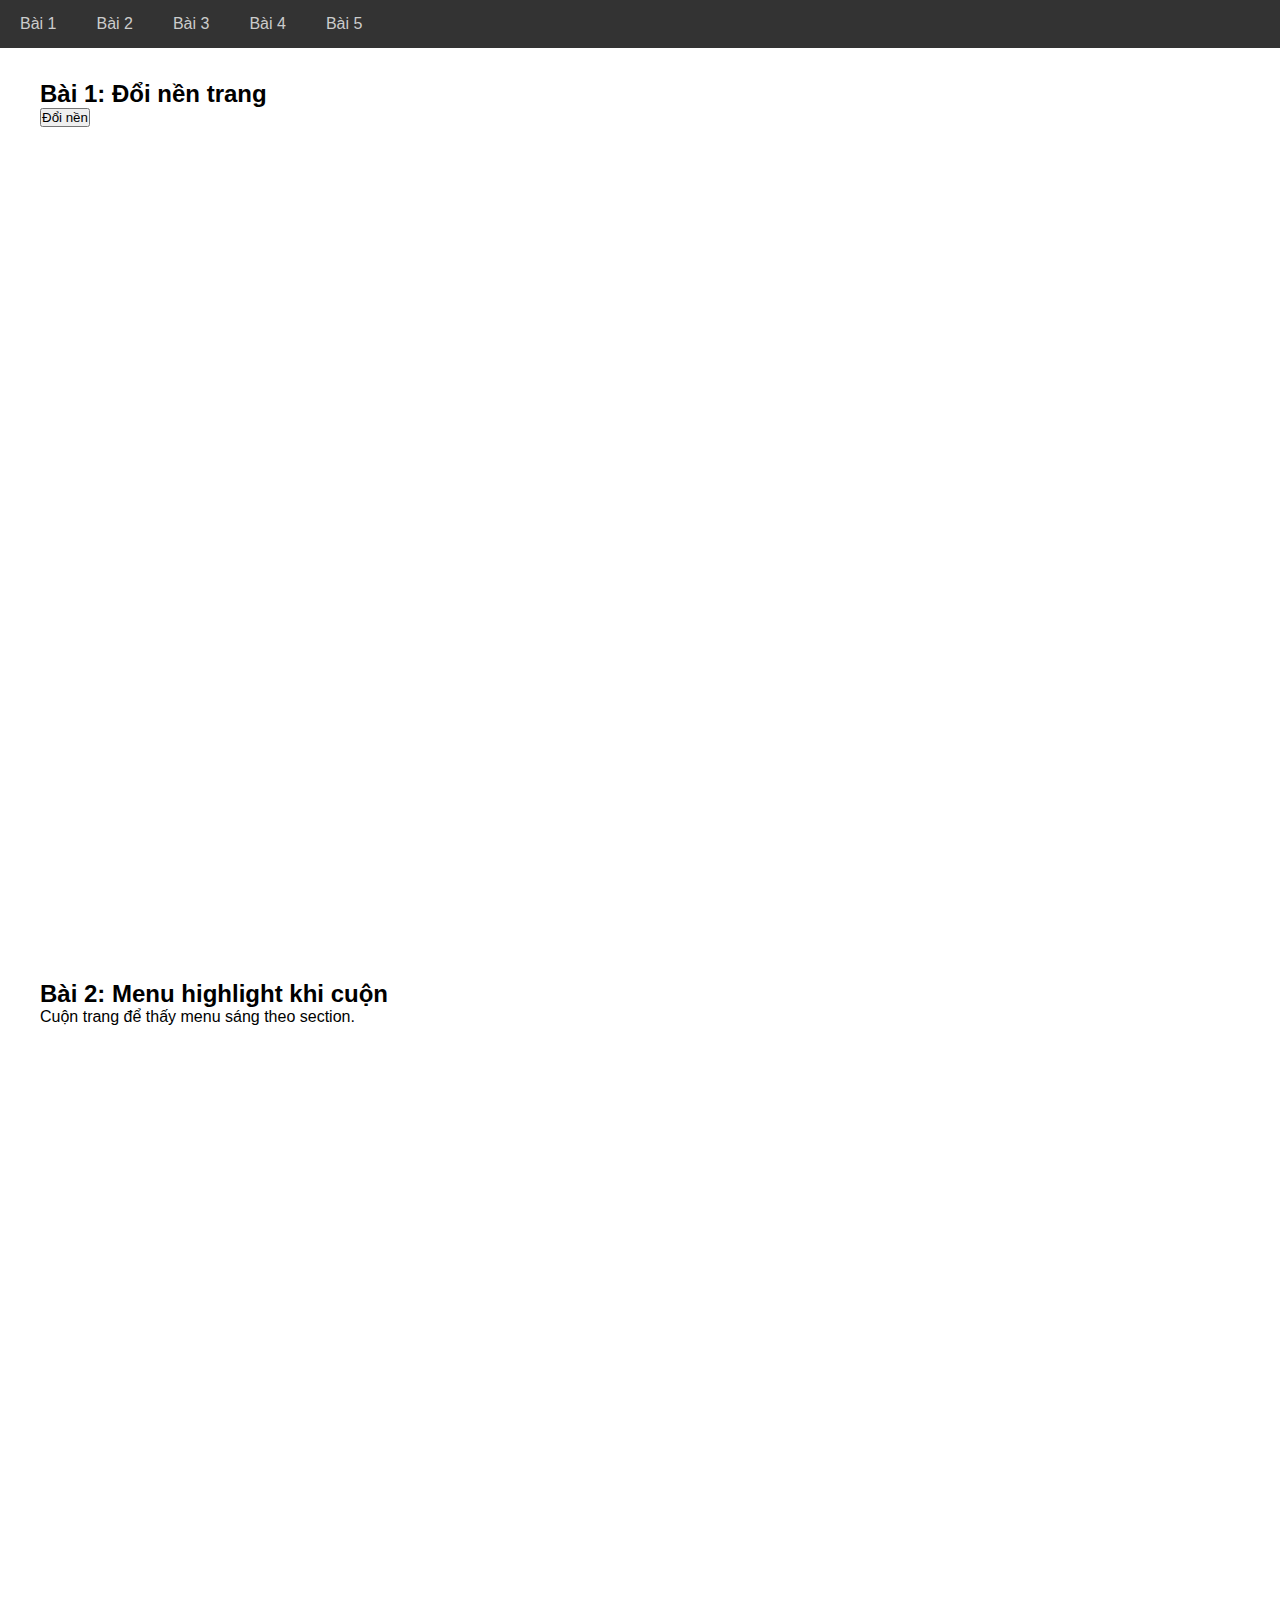
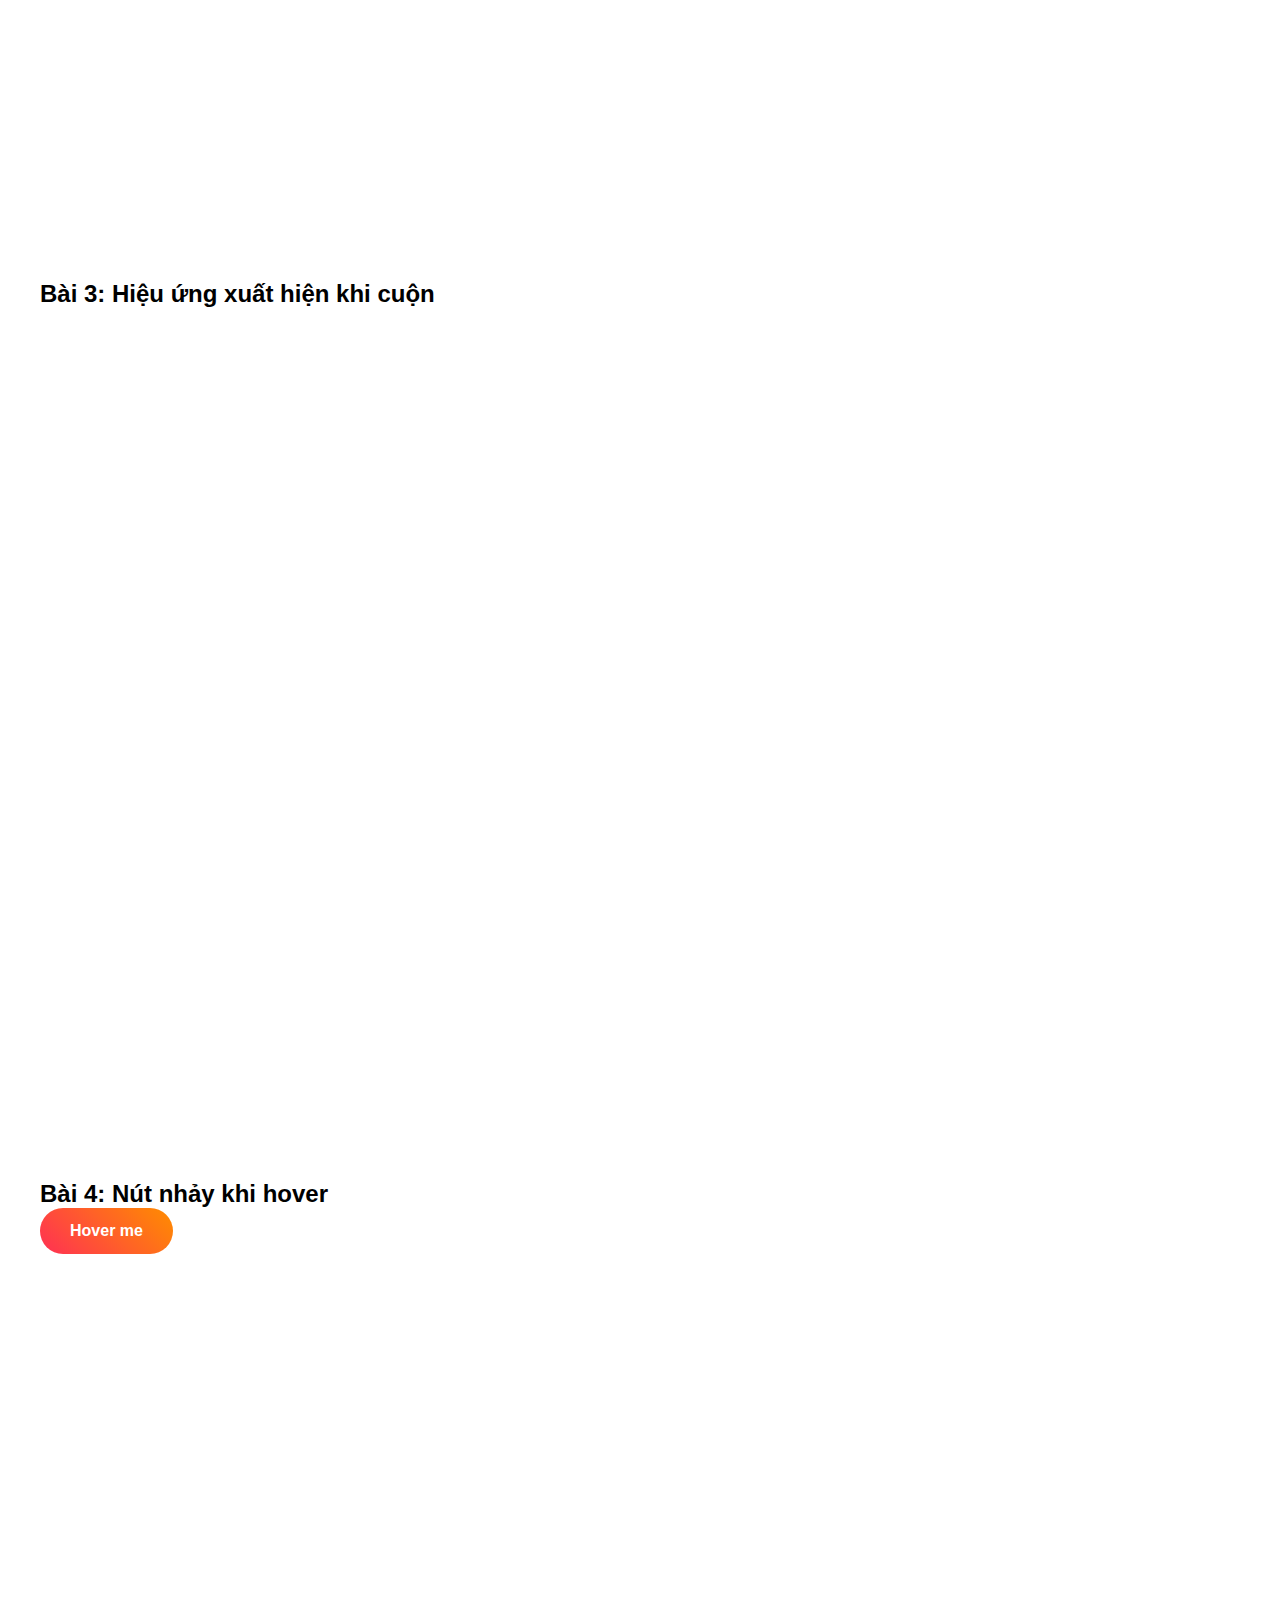
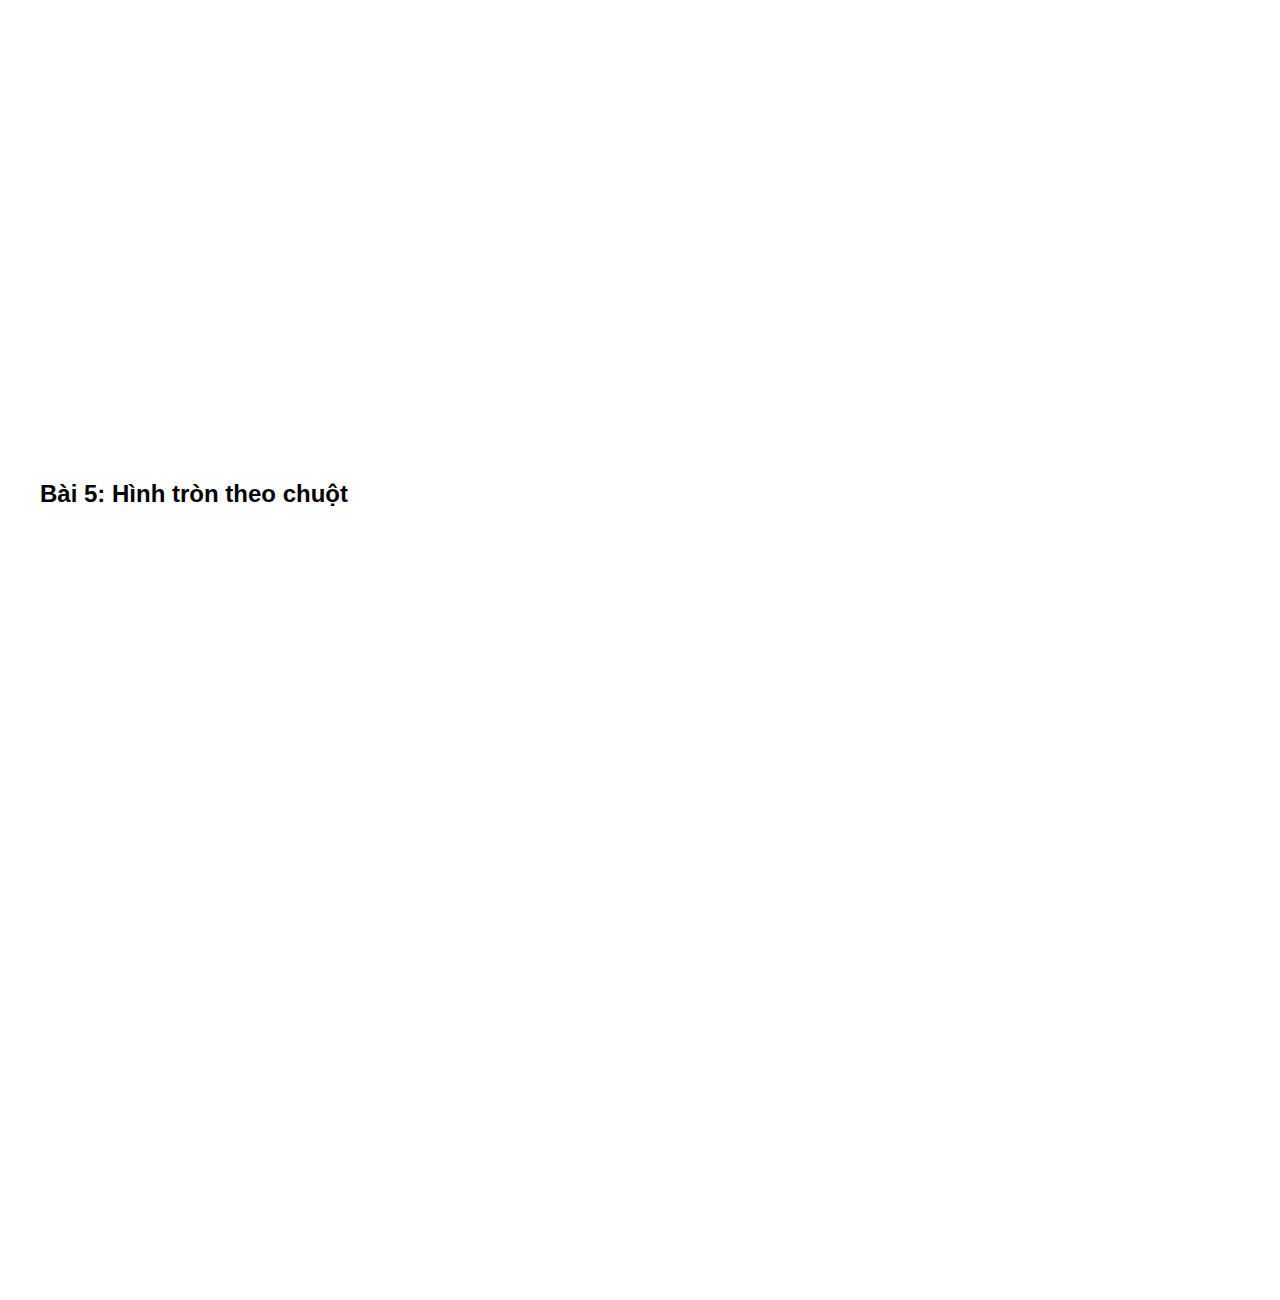
<file: animation_nguyentanluan/lab3/index.html>
<!DOCTYPE html>
<html lang="vi">
<head>
    <meta charset="UTF-8">
    <title>Lab 3 - JS Animation & Interaction</title>
    <link rel="stylesheet" href="assets/css/styles.css">
</head>
<body>

    <!-- ===== MENU ===== -->
    <nav>
        <ul>
            <li><a href="#bai1">Bài 1</a></li>
            <li><a href="#bai2">Bài 2</a></li>
            <li><a href="#bai3">Bài 3</a></li>
            <li><a href="#bai4">Bài 4</a></li>
            <li><a href="#bai5">Bài 5</a></li>
        </ul>
    </nav>

    <!-- ===== BÀI 1 ===== -->
    <section id="bai1">
        <h2>Bài 1: Đổi nền trang</h2>
        <button id="toggleTheme">Đổi nền</button>
    </section>

    <!-- ===== BÀI 2 ===== -->
    <section id="bai2">
        <h2>Bài 2: Menu highlight khi cuộn</h2>
        <p>Cuộn trang để thấy menu sáng theo section.</p>
    </section>

    <!-- ===== BÀI 3 ===== -->
    <section id="bai3">
        <h2>Bài 3: Hiệu ứng xuất hiện khi cuộn</h2>
        <div class="box">Box 1</div>
        <div class="box">Box 2</div>
        <div class="box">Box 3</div>
    </section>

    <!-- ===== BÀI 4 ===== -->
    <section id="bai4">
        <h2>Bài 4: Nút nhảy khi hover</h2>
        <button class="jump">Hover me</button>
    </section>

    <!-- ===== BÀI 5 ===== -->
    <section id="bai5">
        <h2>Bài 5: Hình tròn theo chuột</h2>
    </section>

    <div class="circle"></div>

    <script src="assets/js/app.js"></script>
</body>
</html>
</file>
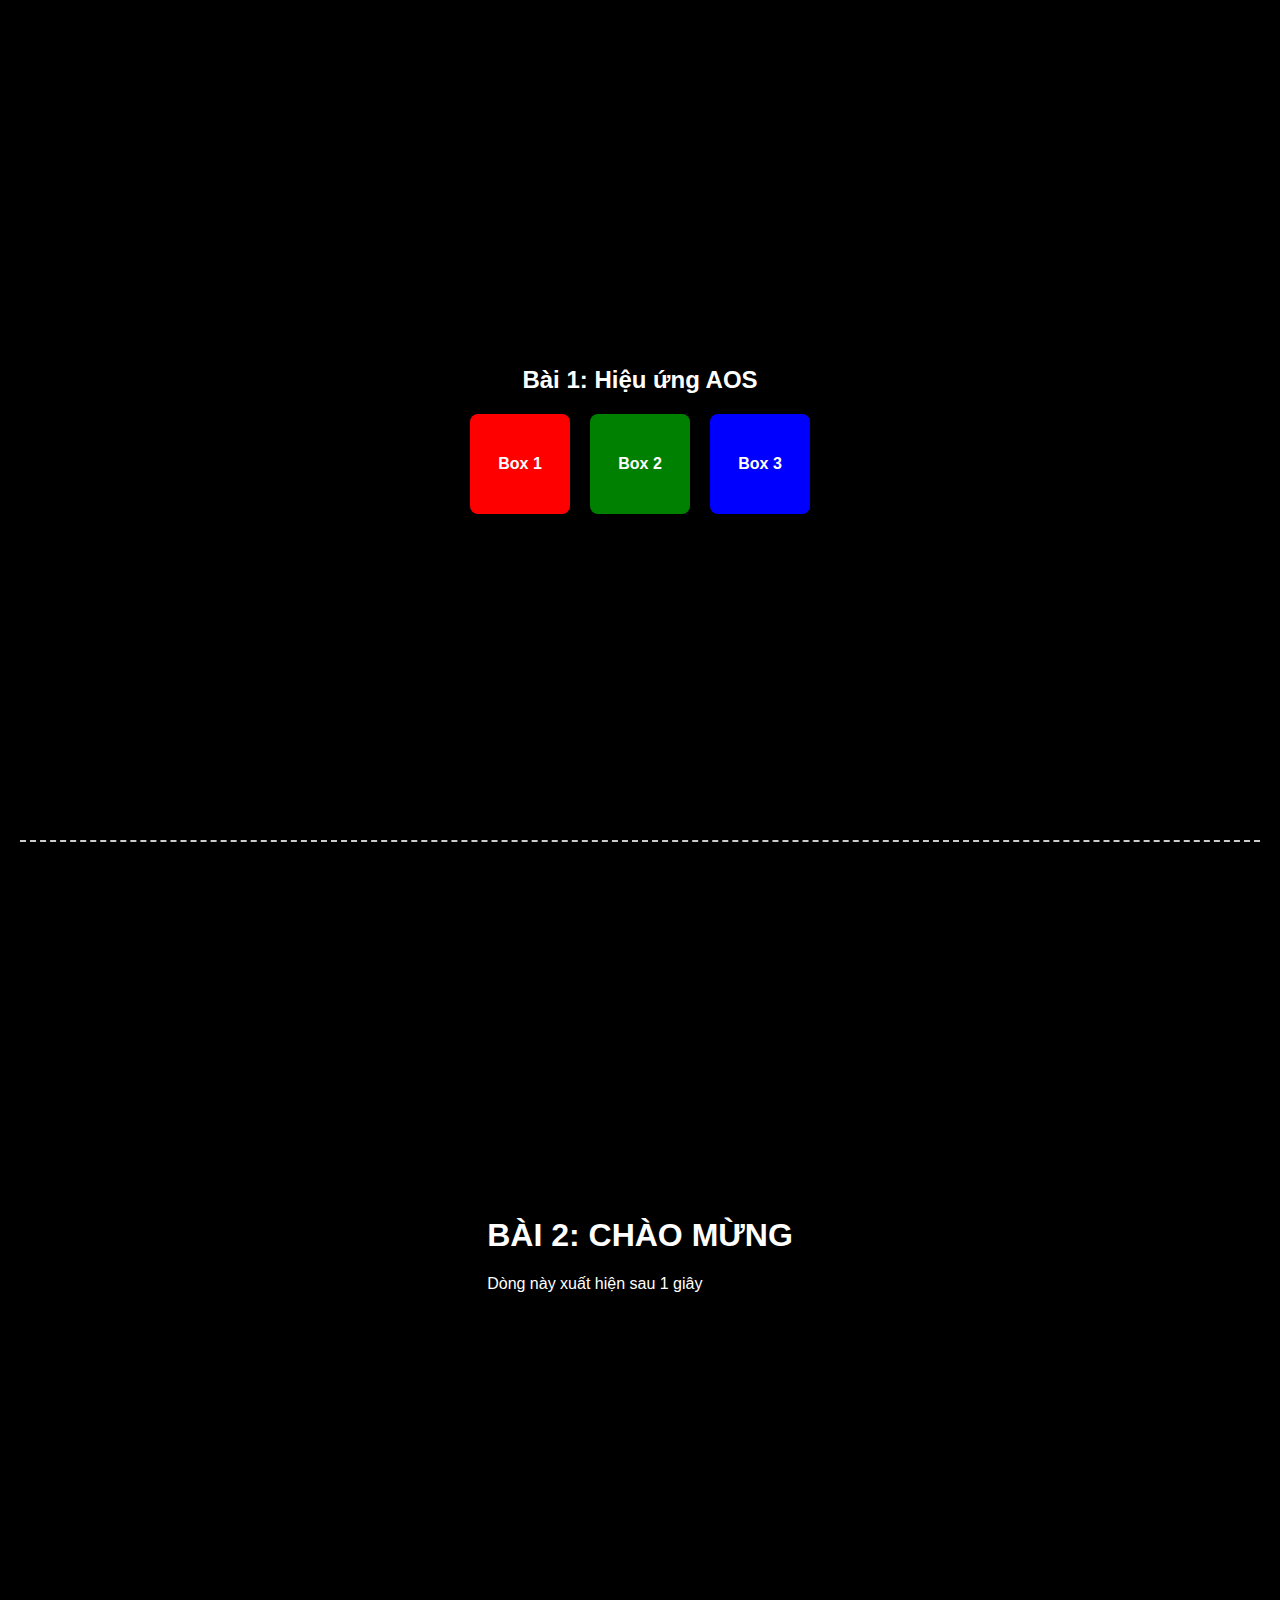
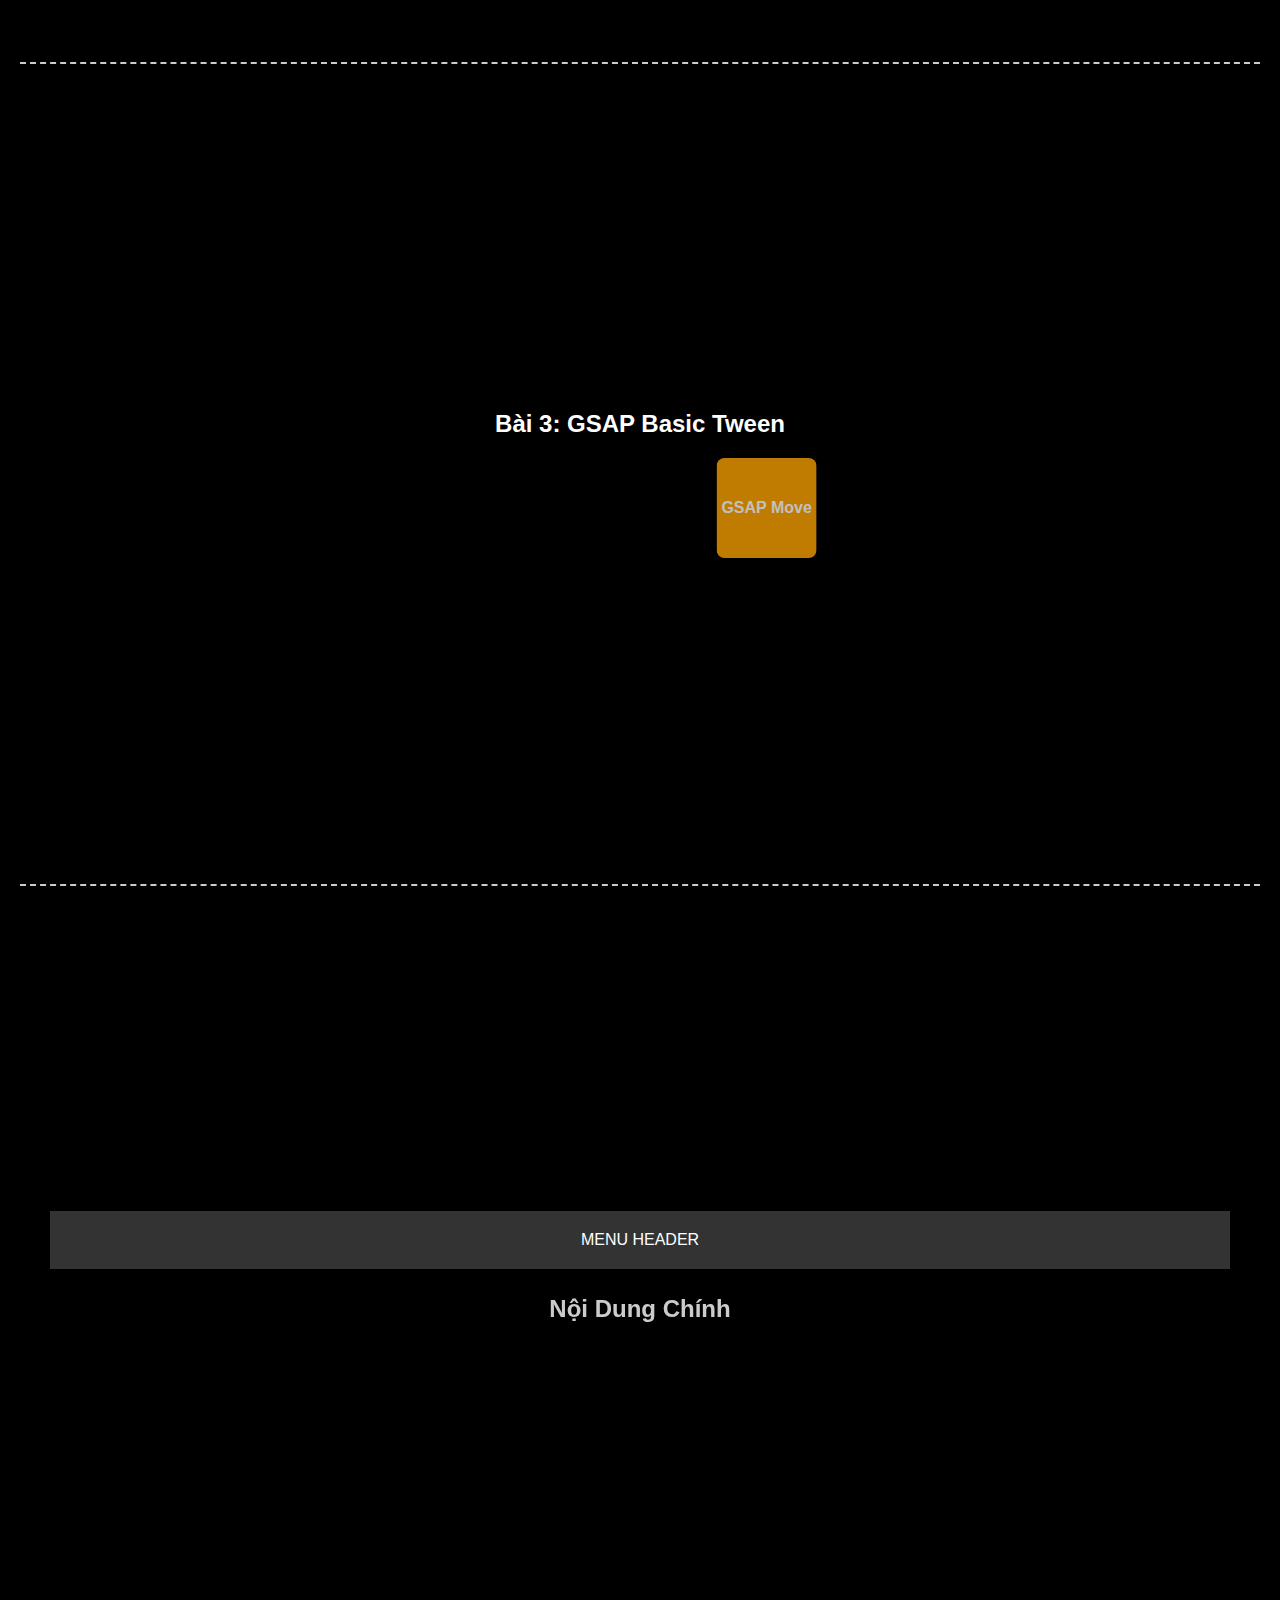
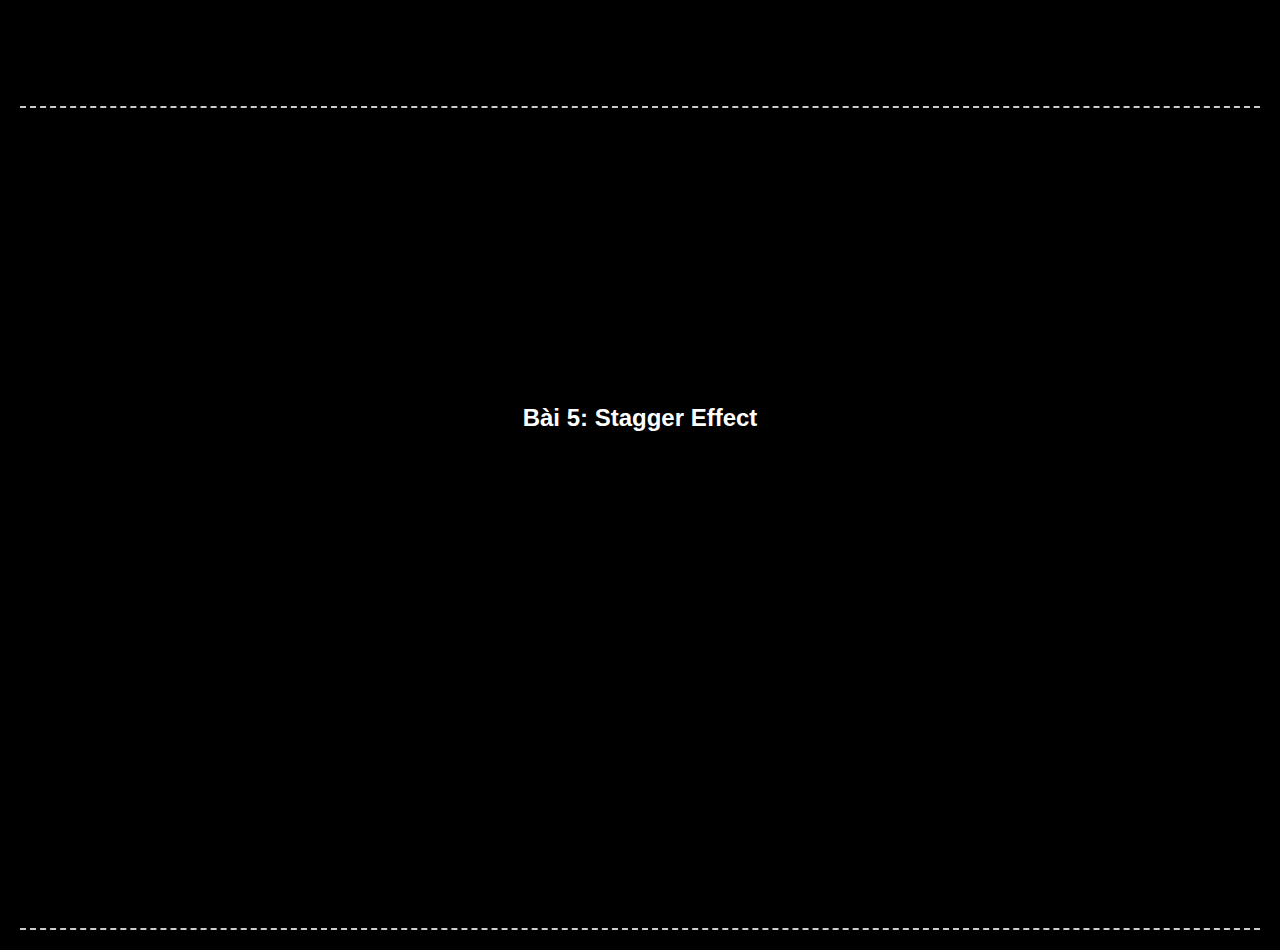
<file: animation_nguyentanluan/lab4/index.html>
<!DOCTYPE html>
<html lang="vi">
<head>
<meta charset="UTF-8">
<meta name="viewport" content="width=device-width, initial-scale=1.0">
<title>Lab 4 - Animation Libraries</title>

<!-- Thư viện -->
<link rel="stylesheet" href="assets/libs/animate.min.css">
<link rel="stylesheet" href="assets/libs/aos.css">

<!-- CSS tự viết -->
<link rel="stylesheet" href="assets/css/styles.css">
</head>
<body>

<section id="bai1">
    <h2>Bài 1: Hiệu ứng AOS</h2>
    <div class="container-flex">
        <div data-aos="fade-up" class="box box-red">Box 1</div>
        <div data-aos="fade-up" data-aos-delay="200" class="box box-green">Box 2</div>
        <div data-aos="fade-up" data-aos-delay="400" class="box box-blue">Box 3</div>
    </div>
</section>

<section id="bai2">
    <div class="hero-text">
        <h1 class="animate__animated animate__bounceIn">
            BÀI 2: CHÀO MỪNG
        </h1>
        <p class="animate__animated animate__fadeInUp animate__delay-1s">
            Dòng này xuất hiện sau 1 giây
        </p>
    </div>
</section>

<section id="bai3">
    <h2>Bài 3: GSAP Basic Tween</h2>
    <div class="gsap-box box box-orange">GSAP Move</div>
</section>

<section id="bai4">
    <div class="header-anim">MENU HEADER</div>
    <div class="hero-content">
        <h2 class="hero-title">Nội Dung Chính</h2>
        <button class="hero-cta">MUA NGAY</button>
    </div>
</section>

<section id="bai5">
    <h2>Bài 5: Stagger Effect</h2>
    <div class="card-list">
        <div class="card">Sản phẩm 1</div>
        <div class="card">Sản phẩm 2</div>
        <div class="card">Sản phẩm 3</div>
        <div class="card">Sản phẩm 4</div>
    </div>
</section>

<!-- JS -->
<script src="assets/libs/aos.js"></script>
<script src="assets/libs/gsap.min.js"></script>
<script src="assets/js/app.js"></script>

</body>
</html>
</file>
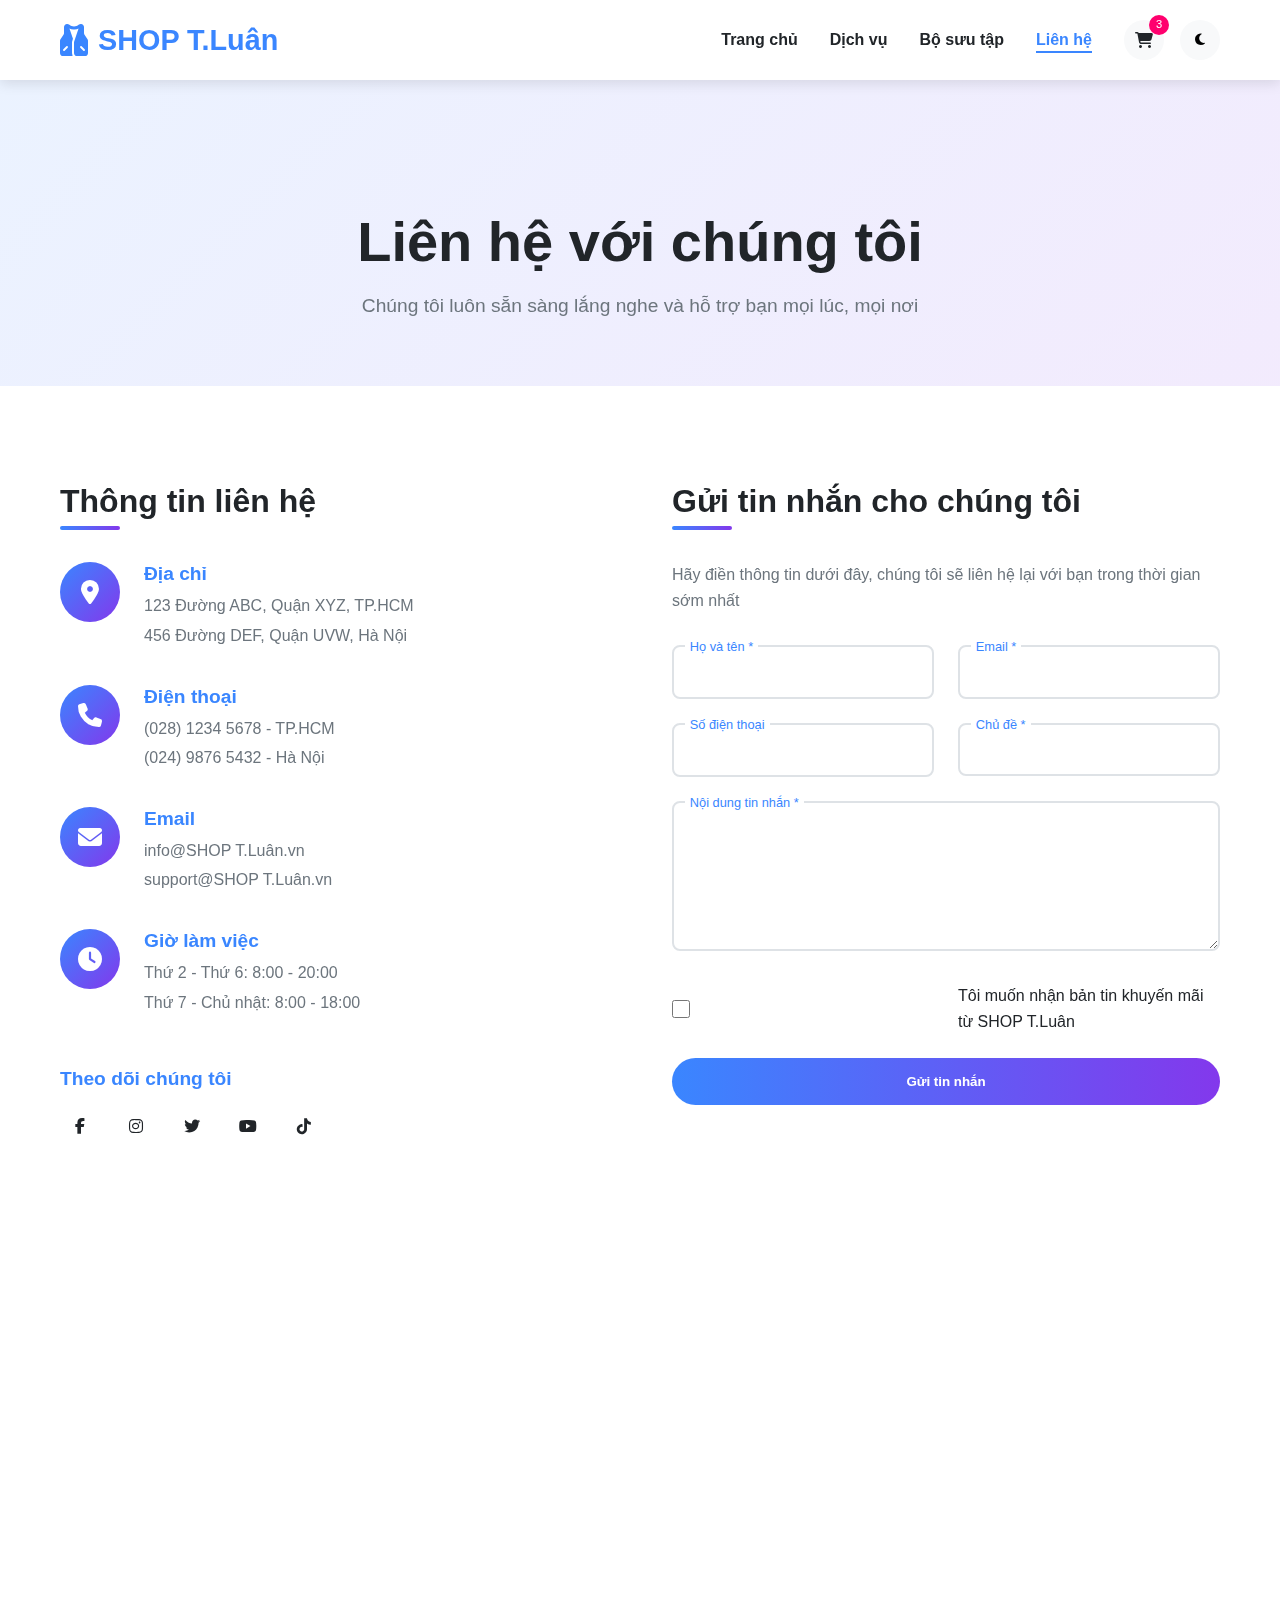
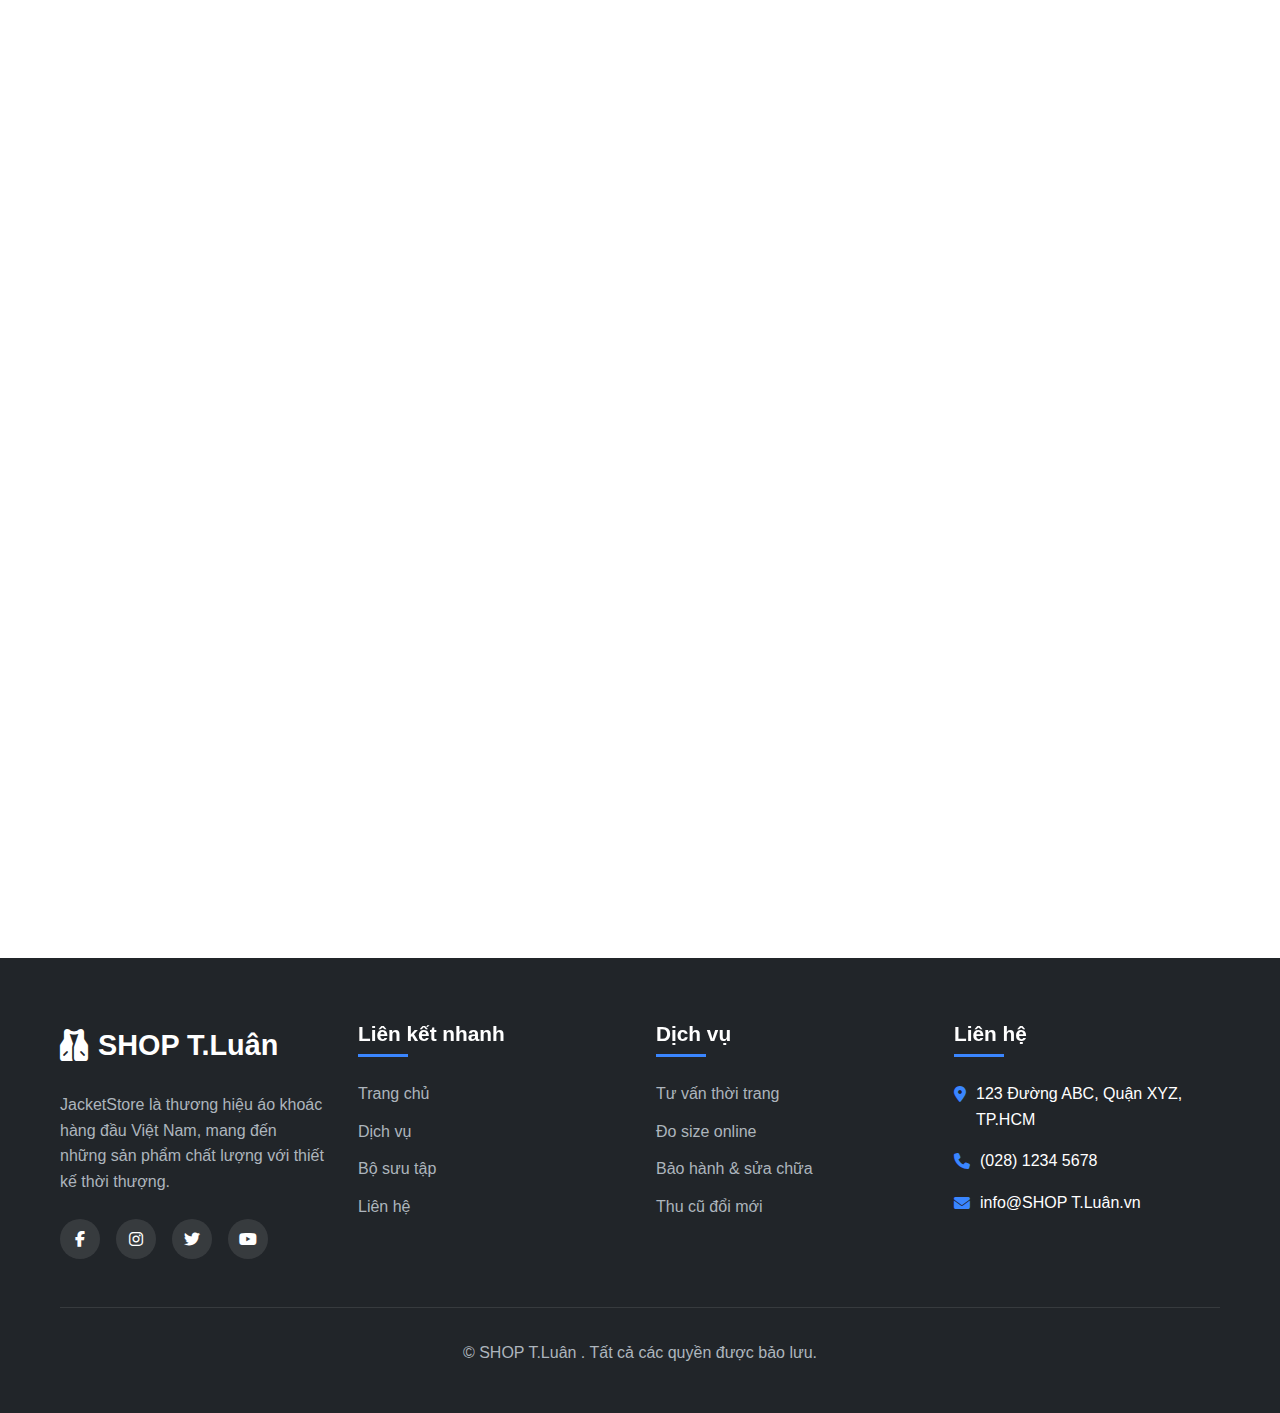
<file: 18 MiniProject2_Nguyễn Tấn Luân/contact.html>
<!DOCTYPE html>
<html lang="vi">
<head>
    <meta charset="UTF-8">
    <meta name="viewport" content="width=device-width, initial-scale=1.0">
    <title>SHOP T.Luân | Liên hệ</title>
    <link rel="stylesheet" href="assets/css/styles.css">
    <link rel="stylesheet" href="https://cdnjs.cloudflare.com/ajax/libs/font-awesome/6.4.0/css/all.min.css">
    <link href="https://unpkg.com/aos@2.3.1/dist/aos.css" rel="stylesheet">
</head>
<body>
    <!-- Header -->
    <header class="header">
        <div class="container">
            <a href="index.html" class="logo">
                <i class="fas fa-vest"></i>
                <span>SHOP T.Luân</span>
            </a>
            
            <nav class="nav">
                <ul class="nav-list">
                    <li><a href="index.html">Trang chủ</a></li>
                    <li><a href="services.html">Dịch vụ</a></li>
                    <li><a href="portfolio.html">Bộ sưu tập</a></li>
                    <li><a href="contact.html" class="active">Liên hệ</a></li>
                </ul>
                
                <div class="nav-actions">
                    <a href="#" class="btn-cart">
                        <i class="fas fa-shopping-cart"></i>
                        <span class="cart-count">3</span>
                    </a>
                    <button class="theme-toggle">
                        <i class="fas fa-moon"></i>
                    </button>
                </div>
                
                <button class="menu-toggle">
                    <i class="fas fa-bars"></i>
                </button>
            </nav>
        </div>
    </header>

    <!-- Mobile Menu -->
    <div class="mobile-menu">
        <div class="mobile-menu-header">
            <a href="index.html" class="logo">
                <i class="fas fa-vest"></i>
                <span>SHOP T.Luân</span>
            </a>
            <button class="menu-close">
                <i class="fas fa-times"></i>
            </button>
        </div>
        <ul class="mobile-nav-list">
            <li><a href="index.html">Trang chủ</a></li>
            <li><a href="services.html">Dịch vụ</a></li>
            <li><a href="portfolio.html">Bộ sưu tập</a></li>
            <li><a href="contact.html" class="active">Liên hệ</a></li>
        </ul>
        <div class="mobile-menu-footer">
            <div class="mobile-nav-actions">
                <a href="#" class="btn-cart">
                    <i class="fas fa-shopping-cart"></i>
                    <span class="cart-count">3</span>
                </a>
                <button class="theme-toggle">
                    <i class="fas fa-moon"></i>
                </button>
            </div>
        </div>
    </div>

    <!-- Contact Hero -->
    <section class="page-hero">
        <div class="container">
            <h1 class="page-title" data-aos="fade-up">Liên hệ với chúng tôi</h1>
            <p class="page-subtitle" data-aos="fade-up" data-aos-delay="100">Chúng tôi luôn sẵn sàng lắng nghe và hỗ trợ bạn mọi lúc, mọi nơi</p>
        </div>
    </section>

    <!-- Contact Section -->
    <section class="contact-section" data-aos="fade-up">
        <div class="container">
            <div class="contact-grid">
                <div class="contact-info">
                    <h2 class="contact-title">Thông tin liên hệ</h2>
                    
                    <div class="contact-info-item">
                        <div class="contact-icon">
                            <i class="fas fa-map-marker-alt"></i>
                        </div>
                        <div class="contact-info-content">
                            <h3>Địa chỉ</h3>
                            <p>123 Đường ABC, Quận XYZ, TP.HCM</p>
                            <p>456 Đường DEF, Quận UVW, Hà Nội</p>
                        </div>
                    </div>
                    
                    <div class="contact-info-item">
                        <div class="contact-icon">
                            <i class="fas fa-phone"></i>
                        </div>
                        <div class="contact-info-content">
                            <h3>Điện thoại</h3>
                            <p>(028) 1234 5678 - TP.HCM</p>
                            <p>(024) 9876 5432 - Hà Nội</p>
                        </div>
                    </div>
                    
                    <div class="contact-info-item">
                        <div class="contact-icon">
                            <i class="fas fa-envelope"></i>
                        </div>
                        <div class="contact-info-content">
                            <h3>Email</h3>
                            <p>info@SHOP T.Luân.vn</p>
                            <p>support@SHOP T.Luân.vn</p>
                        </div>
                    </div>
                    
                    <div class="contact-info-item">
                        <div class="contact-icon">
                            <i class="fas fa-clock"></i>
                        </div>
                        <div class="contact-info-content">
                            <h3>Giờ làm việc</h3>
                            <p>Thứ 2 - Thứ 6: 8:00 - 20:00</p>
                            <p>Thứ 7 - Chủ nhật: 8:00 - 18:00</p>
                        </div>
                    </div>
                    
                    <div class="contact-social">
                        <h3>Theo dõi chúng tôi</h3>
                        <div class="social-links">
                            <a href="#"><i class="fab fa-facebook-f"></i></a>
                            <a href="#"><i class="fab fa-instagram"></i></a>
                            <a href="#"><i class="fab fa-twitter"></i></a>
                            <a href="#"><i class="fab fa-youtube"></i></a>
                            <a href="#"><i class="fab fa-tiktok"></i></a>
                        </div>
                    </div>
                </div>
                
                <div class="contact-form-container">
                    <h2 class="contact-title">Gửi tin nhắn cho chúng tôi</h2>
                    <p class="contact-subtitle">Hãy điền thông tin dưới đây, chúng tôi sẽ liên hệ lại với bạn trong thời gian sớm nhất</p>
                    
                    <form id="contactForm" class="contact-form">
                        <div class="form-group">
                            <div class="input-group">
                                <input type="text" id="name" name="name" required>
                                <label for="name">Họ và tên *</label>
                                <div class="input-error"></div>
                            </div>
                            
                            <div class="input-group">
                                <input type="email" id="email" name="email" required>
                                <label for="email">Email *</label>
                                <div class="input-error"></div>
                            </div>
                        </div>
                        
                        <div class="form-group">
                            <div class="input-group">
                                <input type="tel" id="phone" name="phone">
                                <label for="phone">Số điện thoại</label>
                                <div class="input-error"></div>
                            </div>
                            
                            <div class="input-group">
                                <select id="subject" name="subject" required>
                                    <option value="" disabled selected></option>
                                    <option value="product">Tư vấn sản phẩm</option>
                                    <option value="service">Tư vấn dịch vụ</option>
                                    <option value="warranty">Bảo hành & sửa chữa</option>
                                    <option value="exchange">Thu cũ đổi mới</option>
                                    <option value="other">Vấn đề khác</option>
                                </select>
                                <label for="subject">Chủ đề *</label>
                                <div class="input-error"></div>
                            </div>
                        </div>
                        
                        <div class="form-group">
                            <div class="input-group textarea-group">
                                <textarea id="message" name="message" rows="5" required></textarea>
                                <label for="message">Nội dung tin nhắn *</label>
                                <div class="input-error"></div>
                            </div>
                        </div>
                        
                        <div class="form-group checkbox-group">
                            <input type="checkbox" id="newsletter" name="newsletter">
                            <label for="newsletter">Tôi muốn nhận bản tin khuyến mãi từ SHOP T.Luân</label>
                        </div>
                        
                        <button type="submit" class="btn-submit" id="submitBtn">
                            <span class="btn-text">Gửi tin nhắn</span>
                            <div class="btn-loading">
                                <div class="loading-spinner"></div>
                            </div>
                        </button>
                        
                        <div class="form-message" id="formMessage"></div>
                    </form>
                </div>
            </div>
        </div>
    </section>

    <!-- Map Section -->
    <section class="map-section" data-aos="fade-up">
        <div class="container">
            <h2 class="section-title">Cửa hàng của chúng tôi</h2>
            
            <div class="map-container">
                <div class="map-placeholder">
                    <div class="map-overlay">
                        <h3>SHOP T.Luân TP.HCM</h3>
                        <p>123 Đường ABC, Quận XYZ, TP.HCM</p>
                        <p>Điện thoại: (028) 1234 5678</p>
                        <p>Giờ mở cửa: 8:00 - 20:00 hàng ngày</p>
                    </div>
                </div>
                
                <div class="map-placeholder">
                    <div class="map-overlay">
                        <h3>SHOP T.Luân  Hà Nội</h3>
                        <p>456 Đường DEF, Quận UVW, Hà Nội</p>
                        <p>Điện thoại: (024) 9876 5432</p>
                        <p>Giờ mở cửa: 8:00 - 20:00 hàng ngày</p>
                    </div>
                </div>
            </div>
        </div>
    </section>

    <!-- FAQ Section -->
    <section class="faq-section" data-aos="fade-up">
        <div class="container">
            <h2 class="section-title">Câu hỏi thường gặp</h2>
            
            <div class="accordion">
                <div class="accordion-item">
                    <button class="accordion-header">
                        <span>Làm thế nào để liên hệ hỗ trợ khách hàng?</span>
                        <i class="fas fa-chevron-down"></i>
                    </button>
                    <div class="accordion-content">
                        <p>Bạn có thể liên hệ với chúng tôi qua số điện thoại hotline (028) 1234 5678, email info@SHOP T.Luân.vn hoặc điền form liên hệ trên trang web. Đội ngũ hỗ trợ của chúng tôi sẵn sàng phục vụ bạn từ 8:00 đến 20:00 hàng ngày.</p>
                    </div>
                </div>
                
                <div class="accordion-item">
                    <button class="accordion-header">
                        <span>Tôi có thể đến cửa hàng để được tư vấn trực tiếp không?</span>
                        <i class="fas fa-chevron-down"></i>
                    </button>
                    <div class="accordion-content">
                        <p>Chắc chắn rồi! Chúng tôi có 2 cửa hàng tại TP.HCM và Hà Nội với đội ngũ tư vấn viên chuyên nghiệp, sẵn sàng giúp bạn lựa chọn sản phẩm phù hợp nhất. Bạn có thể đến cửa hàng trong giờ làm việc từ 8:00 đến 20:00 hàng ngày.</p>
                    </div>
                </div>
                
                <div class="accordion-item">
                    <button class="accordion-header">
                        <span>Thời gian phản hồi email là bao lâu?</span>
                        <i class="fas fa-chevron-down"></i>
                    </button>
                    <div class="accordion-content">
                        <p>Chúng tôi cam kết phản hồi tất cả email trong vòng 24 giờ làm việc. Với các vấn đề khẩn cấp, vui lòng gọi hotline để được hỗ trợ ngay lập tức.</p>
                    </div>
                </div>
                
                <div class="accordion-item">
                    <button class="accordion-header">
                        <span>Tôi có thể đặt lịch hẹn trước khi đến cửa hàng không?</span>
                        <i class="fas fa-chevron-down"></i>
                    </button>
                    <div class="accordion-content">
                        <p>Có, bạn hoàn toàn có thể đặt lịch hẹn trước qua hotline hoặc form liên hệ trên website. Điều này giúp chúng tôi chuẩn bị tốt hơn và phục vụ bạn một cách tốt nhất.</p>
                    </div>
                </div>
            </div>
        </div>
    </section>

    <!-- Footer -->
    <footer class="footer">
        <div class="container">
            <div class="footer-grid">
                <div class="footer-col">
                    <a href="index.html" class="footer-logo">
                        <i class="fas fa-vest"></i>
                        <span>SHOP T.Luân</span>
                    </a>
                    <p class="footer-description">JacketStore là thương hiệu áo khoác hàng đầu Việt Nam, mang đến những sản phẩm chất lượng với thiết kế thời thượng.</p>
                    <div class="social-links">
                        <a href="#"><i class="fab fa-facebook-f"></i></a>
                        <a href="#"><i class="fab fa-instagram"></i></a>
                        <a href="#"><i class="fab fa-twitter"></i></a>
                        <a href="#"><i class="fab fa-youtube"></i></a>
                    </div>
                </div>
                
                <div class="footer-col">
                    <h3 class="footer-title">Liên kết nhanh</h3>
                    <ul class="footer-links">
                        <li><a href="index.html">Trang chủ</a></li>
                        <li><a href="services.html">Dịch vụ</a></li>
                        <li><a href="portfolio.html">Bộ sưu tập</a></li>
                        <li><a href="contact.html">Liên hệ</a></li>
                    </ul>
                </div>
                
                <div class="footer-col">
                    <h3 class="footer-title">Dịch vụ</h3>
                    <ul class="footer-links">
                        <li><a href="#">Tư vấn thời trang</a></li>
                        <li><a href="#">Đo size online</a></li>
                        <li><a href="#">Bảo hành & sửa chữa</a></li>
                        <li><a href="#">Thu cũ đổi mới</a></li>
                    </ul>
                </div>
                
                <div class="footer-col">
                    <h3 class="footer-title">Liên hệ</h3>
                    <ul class="footer-contact">
                        <li><i class="fas fa-map-marker-alt"></i> 123 Đường ABC, Quận XYZ, TP.HCM</li>
                        <li><i class="fas fa-phone"></i> (028) 1234 5678</li>
                        <li><i class="fas fa-envelope"></i> info@SHOP T.Luân.vn</li>
                    </ul>
                </div>
            </div>
            
            <div class="footer-bottom">
                <p>&copy; SHOP T.Luân . Tất cả các quyền được bảo lưu.</p>
            </div>
        </div>
    </footer>

    <!-- Toast Notification -->
    <div class="toast">
        <div class="toast-content">
            <i class="fas fa-check-circle toast-icon"></i>
            <span class="toast-message">Tin nhắn của bạn đã được gửi thành công!</span>
        </div>
        <div class="toast-progress"></div>
    </div>

    <script src="https://unpkg.com/aos@2.3.1/dist/aos.js"></script>
    <script src="assets/js/app.js"></script>
</body>
</html>
</file>
<file: animation_nguyentanluan/assets/styles.css>
* {
    box-sizing: border-box;
    font-family: Arial, Helvetica, sans-serif;
}

body {
    margin: 0;
    height: 100vh;
    background: #000;
    color: #fff;

    display: flex;
    justify-content: center;
    align-items: center;
}

.container {
    text-align: center;
    padding: 40px 60px;
    border: 1px solid #444;
    border-radius: 10px;
    background: #111;
}

h1 {
    margin-bottom: 10px;
    color: #00ffff;
}

.subtitle {
    margin-bottom: 30px;
    color: #aaa;
}

.links a {
    display: inline-block;
    margin: 0 10px;
    padding: 12px 30px;
    text-decoration: none;
    color: #fff;
    border: 1px solid #00ffff;
    border-radius: 30px;
    transition: 0.3s;
}

.links a:hover {
    background: #00ffff;
    color: #000;
    transform: scale(1.05);
}
</file>
<file: lab1/assets/css/styles.css>
/* CHUNG */
body {
    font-family: Arial, sans-serif;
    margin: 0;
    padding: 20px;
}

.section {
    margin-bottom: 50px;
}

h2 {
    margin-bottom: 15px;
}

/* ===== BÀI 1: BUTTON ===== */
.btn {
    background-color: #1e90ff;
    color: white;
    border: none;
    padding: 12px 20px;
    margin-right: 10px;
    border-radius: 6px;
    cursor: pointer;
    transition: background-color 0.5s ease, color 0.5s ease;
}

.btn:hover {
    background-color: orange;
    color: white;
}

/* ===== BÀI 2: GALLERY ===== */
.gallery {
    display: grid;
    grid-template-columns: repeat(4, 1fr);
    gap: 15px;
}

/* khung ảnh */
.gallery-item {
    height: 200px;
    overflow: hidden;          /* QUAN TRỌNG: không tràn layout */
    border-radius: 8px;
}

/* ảnh */
.gallery-item img {
    width: 100%;
    height: 100%;
    object-fit: cover;
    transition: transform 0.4s ease, box-shadow 0.4s ease;
}

/* hover */
.gallery-item:hover img {
    transform: scale(1.1);
    box-shadow: 0 10px 20px rgba(0,0,0,0.6);
}


/* ===== BÀI 3: MENU ===== */
.nav {
    list-style: none;
    display: flex;
    gap: 30px;
    padding: 0;
}

.nav a {
    text-decoration: none;
    color: #333;
    font-size: 18px;
    position: relative;
}

.nav a::after {
    content: "";
    position: absolute;
    left: 0;
    bottom: -5px;
    width: 0;
    height: 2px;
    background-color: orange;
    transition: width 0.3s ease;
}

.nav a:hover::after {
    width: 100%;
}

/* ===== BÀI 4: CARD ===== */
.cards {
    display: flex;
    gap: 20px;
}

.card {
    width: 250px;
    padding: 15px;
    border-radius: 10px;
    box-shadow: 0 5px 10px rgba(0,0,0,0.15);
    transition: transform 0.3s ease, box-shadow 0.3s ease;
}

.card img {
    width: 100%;
    border-radius: 8px;
}

.card:hover {
    transform: translateY(-10px);
    box-shadow: 0 15px 30px rgba(0,0,0,0.3);
}

/* ===== BÀI 5: BANNER ===== */
.banner {
    height: 200px;
    background-color: #111;
    display: flex;
    justify-content: center;
    align-items: center;
}

.hero-title {
    color: white;
    font-size: 36px;
    opacity: 0;
    animation: fade-in 2s ease forwards;
}

@keyframes fade-in {
    from {
        opacity: 0;
    }
    to {
        opacity: 1;
    }
}
</file>
<file: animation_nguyentanluan/19-Nguyễn tấn luân/assets/css/styles.css>
* {
    margin: 0;
    padding: 0;
    box-sizing: border-box;
}

body {
    font-family: Arial, sans-serif;
    transition: background .4s, color .4s;
}

/* ===== NAV ===== */
nav {
    position: fixed;
    top: 0;
    width: 100%;
    height: 70px;
    background: #333;
    display: flex;
    justify-content: space-between;
    align-items: center;
    padding: 0 40px;
    z-index: 1000;
}

nav ul {
    display: flex;
    gap: 25px;
    list-style: none;
}

nav a {
    color: #ccc;
    text-decoration: none;
    position: relative;
}

nav a.active {
    color: orange;
}

nav a::after {
    content: "";
    position: absolute;
    left: 0;
    bottom: -6px;
    width: 0;
    height: 2px;
    background: orange;
    transition: .3s;
}

nav a:hover::after {
    width: 100%;
}

/* ===== SECTION CHUNG ===== */
section {
    min-height: 100vh;
    padding: 120px 50px;
    text-align: center;
    scroll-margin-top: 80px;
}

/* ===== HERO (KHÔNG BỊ DARK MODE) ===== */
#hero {
    background: #666;
    color: white;

    display: flex;
    flex-direction: column;
    justify-content: center;
    align-items: center;
}

#hero h1 {
    font-size: 52px;
    animation: fadeIn 2s forwards;
}

.sub {
    margin: 15px 0;
}

/* marquee */
.marquee {
    margin-top: 30px;
    overflow: hidden;
    white-space: nowrap;
    width: 100%;
}

.marquee span {
    display: inline-block;
    padding-left: 100%;
    animation: marquee 10s linear infinite;
}

@keyframes marquee {
    to { transform: translateX(-100%); }
}

@keyframes fadeIn {
    from { opacity: 0; }
    to { opacity: 1; }
}

/* ===== PRODUCTS ===== */
.card-list {
    display: flex;
    justify-content: center;
    gap: 30px;
    margin-top: 40px;
}

.card {
    width: 250px;
    padding: 15px;
    background: white;
    border-radius: 10px;
    opacity: 0;
    transform: translateY(30px);
    transition: .6s;
}

.card img {
    width: 100%;
    border-radius: 8px;
}

.card:hover {
    transform: translateY(-10px);
    box-shadow: 0 15px 30px rgba(0,0,0,.3);
}

.card.show {
    opacity: 1;
    transform: translateY(0);
}

/* ===== GALLERY ===== */
.gallery {
    display: flex;
    justify-content: center;
    gap: 20px;
}

.gallery img {
    width: 220px;
    transition: .4s;
}

.gallery img:hover {
    transform: scale(1.1);
}

/* ===== CTA ===== */
.cta-btn {
    padding: 15px 40px;
    font-size: 18px;
    background: red;
    color: white;
    border: none;
    cursor: pointer;
    animation: blink 1s infinite alternate;
}

.cta-btn:hover {
    transform: translateY(-6px);
}

@keyframes blink {
    from { background: red; }
    to { background: orange; }
}

/* ===== DARK MODE ===== */
body.dark section:not(#hero) {
    background: #111;
    color: white;
}

body.dark .card {
    background: #222;
}

body.dark nav {
    background: #000;
}

/* ===== CURSOR ===== */
.cursor {
    position: fixed;
    width: 18px;
    height: 18px;
    background: red;
    border-radius: 50%;
    pointer-events: none;
    z-index: 9999;
}
/* ===== HERO SLIDER ===== */
.hero-slider {
    position: relative;
    height: 100vh;
    overflow: hidden;
    color: white;
}

/* slides */
.slides {
    display: flex;
    width: 300%;
    height: 100%;
    animation: slideHero 15s infinite;
}

.slides img {
    width: 100%;
    height: 100vh;
    object-fit: cover;
}

/* overlay chữ */
.hero-content {
    position: absolute;
    inset: 0;
    background: rgba(0,0,0,0.5); /* lớp phủ */
    display: flex;
    flex-direction: column;
    justify-content: center;
    align-items: center;
    text-align: center;
    padding-top: 70px;
}

.hero-content h1 {
    font-size: 52px;
    animation: fadeIn 2s forwards;
}

.hero-content p {
    margin: 15px 0;
}

/* marquee giữ nguyên */
.marquee {
    margin-top: 30px;
    overflow: hidden;
    white-space: nowrap;
    width: 100%;
}

.marquee span {
    display: inline-block;
    padding-left: 100%;
    animation: marquee 10s linear infinite;
}

/* ===== KEYFRAMES ===== */
.hero-slider {
    position: relative;
    height: 100vh;
    width: 100%;
    overflow: hidden;
}

.slider-container {
    width: 100%;
    height: 100%;
}

.slides {
    display: flex;
    width: 300%; /* Số lượng ảnh x 100% */
    height: 100%;
    transition: transform 0.8s cubic-bezier(0.65, 0, 0.35, 1); /* Chuyển cảnh mượt */
}

.slides img {
    width: 33.333%; /* 100% chia cho 3 ảnh */
    height: 100vh;
    object-fit: cover;
}

.hero-content {
    position: absolute;
    inset: 0;
    background: rgba(0, 0, 0, 0.4); /* Làm tối ảnh một chút để nổi chữ */
    display: flex;
    flex-direction: column;
    justify-content: center;
    align-items: center;
    z-index: 10;
}
</file>
<file: animation_nguyentanluan/lab2/assets/css/styles.css>
* {
    box-sizing: border-box;
    font-family: Arial, sans-serif;
}

body {
    margin: 0;
    padding: 20px;
}

.lab {
    margin-bottom: 60px;
}

.center {
    text-align: center;
}

/* ===== BÀI 1: MARQUEE ===== */
.marquee {
    overflow: hidden;
    white-space: nowrap;
    border: 1px solid #ccc;
    padding: 10px;
}

.marquee p {
    display: inline-block;
    animation: moveText 4s linear infinite;
}

@keyframes moveText {
    from {
        transform: translateX(120%);
    }
    to {
        transform: translateX(-120%);
    }
}

/* ===== BÀI 2: ROTATE BOX ===== */
.box {
    width: 100px;
    height: 100px;
    background: dodgerblue;
    margin: 30px auto;
    animation: rotateBox 3s linear infinite;
}

@keyframes rotateBox {
    from {
        transform: rotate(0deg);
    }
    to {
        transform: rotate(360deg);
    }
}

/* ===== BÀI 3: FADE IN ===== */
.fade-container img {
    width: 200px;
    margin-right: 10px;
    opacity: 0;
    animation: fadeIn 2s ease forwards;
}

.fade-container img:nth-child(1) {
    animation-delay: 0s;
}

.fade-container img:nth-child(2) {
    animation-delay: 0.5s;
}

.fade-container img:nth-child(3) {
    animation-delay: 1s;
}

@keyframes fadeIn {
    from {
        opacity: 0;
    }
    to {
        opacity: 1;
    }
}

/* ===== BÀI 4: CTA ===== */
.cta {
    padding: 15px 30px;
    font-size: 18px;
    color: #fff;
    border: none;
    cursor: pointer;
    background: red;
    animation: blink 1s infinite alternate;
}

@keyframes blink {
    0% {
        background: red;
        transform: scale(1);
    }
    50% {
        background: orange;
        transform: scale(1.05);
    }
    100% {
        background: red;
        transform: scale(1);
    }
}

/* ===== BÀI 5: SLIDER ===== */
/* Khung chứa cố định */
.slider {
    width: 600px; /* Bạn có thể thay đổi kích thước tùy ý */
    height: 400px;
    overflow: hidden;
    margin: 0 auto;
    border: 5px solid #ddd;
}

/* Dải chứa ảnh xếp ngang */
.slides {
    display: flex;
    width: 300%; /* Vì có 3 ảnh, mỗi ảnh chiếm 100% */
    animation: slide 5s infinite;
    transition: 5s;
}

/* Định dạng từng ảnh */
.slides img {
    width: 100%; /* Chiếm 100% chiều rộng của .slider */
    height: 400px;
    object-fit: cover;
}

/* Hiệu ứng chuyển động */
@keyframes slide {
    0% {transition: 2s; transform: translateX(0); }             /* Ảnh 1 */
    28% {transition: 2s; transform: translateX(-800px); }            /* Dừng ở ảnh 1 */       /* Chuyển sang ảnh 2 */
    61% {transition: 2s; transform: translateX(0); }        /* Dừng ở ảnh 2 */        /* Quay về ảnh 1 */
}
body {
    margin: 0;
    padding: 20px;
    background: black;
    color: white;
}
</file>
<file: animation_nguyentanluan/lab3/assets/css/styles.css>
* {
    margin: 0;
    padding: 0;
    box-sizing: border-box;
}

body {
    font-family: Arial, sans-serif;
    transition: background 0.5s, color 0.5s;
}

section {
    min-height: 100vh;
    padding: 80px 40px;
}

nav {
    position: fixed;
    top: 0;
    width: 100%;
    background: #333;
    z-index: 1000;
}

nav ul {
    display: flex;
    list-style: none;
}

nav ul li a {
    color: #ccc;
    padding: 15px 20px;
    text-decoration: none;
    display: block;
}

nav ul li a.active {
    background: #ff9800;
    color: #000;
}

/* ===== BÀI 1 ===== */
.dark {
    background: #222;
    color: #fff;
}

/* ===== BÀI 3 ===== */
.box {
    margin: 20px 0;
    padding: 30px;
    background: #eee;
    opacity: 0;
    transform: translateY(30px);
    transition: all 0.6s;
}

.box.show {
    opacity: 1;
    transform: translateY(0);
}

/* ===== BÀI 4: NÚT NHIỀU HIỆU ỨNG ===== */
.jump {
    padding: 14px 30px;
    font-size: 16px;
    font-weight: bold;
    color: #fff;
    border: none;
    border-radius: 30px;
    cursor: pointer;
    background: linear-gradient(45deg, #ff0080, #ff8c00, #40e0d0);
    background-size: 300% 300%;
    transition: box-shadow 0.3s;
}

.jump.animate {
    animation: 
        jump 0.4s ease,
        colorMove 2s linear infinite;
    box-shadow: 0 0 20px rgba(255, 0, 128, 0.8);
}

@keyframes jump {
    0% { transform: translateY(0); }
    50% { transform: translateY(-12px); }
    100% { transform: translateY(0); }
}

@keyframes colorMove {
    0% { background-position: 0% 50%; }
    50% { background-position: 100% 50%; }
    100% { background-position: 0% 50%; }
}

/* ===== BÀI 5 ===== */
.circle {
    position: fixed;
    width: 30px;
    height: 30px;
    border-radius: 50%;
    background: red;
    pointer-events: none;    
    transition: transform 0.05s linear;
    
}
</file>
<file: animation_nguyentanluan/lab4/assets/css/styles.css>
body {
    font-family: Arial, sans-serif;
    margin: 0;
    padding-bottom: 300px;
}

section {
    min-height: 80vh;
    padding: 50px;
    border-bottom: 2px dashed #ccc;
    display: flex;
    flex-direction: column;
    align-items: center;
    justify-content: center;
}

.container-flex {
    display: flex;
    gap: 20px;
}

.box {
    width: 100px;
    height: 100px;
    color: white;
    display: flex;
    align-items: center;
    justify-content: center;
    border-radius: 8px;
    font-weight: bold;
}

.box-red { background: red; }
.box-green { background: green; }
.box-blue { background: blue; }
.box-orange { background: orange; }

/* GSAP */
.gsap-box {
    opacity: 0;
    transform: translateX(-100px);
}

/* Bài 4 */
.header-anim {
    background: #333;
    color: white;
    padding: 20px;
    width: 100%;
    text-align: center;
}

.hero-cta {
    padding: 12px 30px;
    background: red;
    color: white;
    border: none;
    font-size: 18px;
}

/* Bài 5 */
.card-list {
    display: flex;
    gap: 20px;
}

.card {
    width: 150px;
    height: 200px;
    background: purple;
    color: white;
    display: flex;
    align-items: center;
    justify-content: center;
    border-radius: 10px;
    opacity: 0;
    transform: translateY(50px);
}
@keyframes blinkColor {
    0% {
        background: #e74c3c; /* đỏ */
        color: white;
    }
    50% {
        background: #f1c40f; /* vàng */
        color: black;
    }
    100% {
        background: #e74c3c;
        color: white;
    }
}

.hero-cta {
    padding: 12px 30px;
    font-size: 18px;
    border: none;
    border-radius: 5px;
    cursor: pointer;

    animation: blinkColor 1s infinite;
}
body {
    margin: 0;
    padding: 20px;
    background: black;
    color: white;
}
</file>
<file: 18 MiniProject2_Nguyễn Tấn Luân/assets/css/styles.css>
/* Reset & Base Styles */
* {
    margin: 0;
    padding: 0;
    box-sizing: border-box;
}

:root {
    --primary-color: #3a86ff;
    --primary-dark: #2667cc;
    --secondary-color: #8338ec;
    --accent-color: #ff006e;
    --light-color: #f8f9fa;
    --dark-color: #212529;
    --gray-color: #6c757d;
    --light-gray: #e9ecef;
    --border-color: #dee2e6;
    --success-color: #38b000;
    --warning-color: #ff9e00;
    --danger-color: #ef233c;
    --shadow: 0 4px 12px rgba(0, 0, 0, 0.1);
    --shadow-lg: 0 10px 30px rgba(0, 0, 0, 0.15);
    --radius: 8px;
    --radius-lg: 16px;
    --transition: all 0.3s ease;
    --header-height: 80px;
}

html {
    scroll-behavior: smooth;
}

body {
    font-family: 'Segoe UI', Tahoma, Geneva, Verdana, sans-serif;
    line-height: 1.6;
    color: var(--dark-color);
    background-color: #fff;
    overflow-x: hidden;
}

body.dark-mode {
    background-color: #121212;
    color: #f0f0f0;
}

body.dark-mode .header {
    background-color: rgba(33, 37, 41, 0.95);
}

body.dark-mode .card,
body.dark-mode .feature-card,
body.dark-mode .product-card,
body.dark-mode .portfolio-card {
    background-color: #1e1e1e;
    color: #f0f0f0;
}

body.dark-mode .footer {
    background-color: #1a1a1a;
}

.container {
    width: 100%;
    max-width: 1200px;
    margin: 0 auto;
    padding: 0 20px;
}

/* Typography */
h1, h2, h3, h4, h5, h6 {
    font-weight: 700;
    line-height: 1.2;
    margin-bottom: 1rem;
}

p {
    margin-bottom: 1rem;
}

a {
    text-decoration: none;
    color: inherit;
}

.section-title {
    font-size: 2.5rem;
    text-align: center;
    margin-bottom: 3rem;
    position: relative;
}

.section-title::after {
    content: '';
    position: absolute;
    bottom: -10px;
    left: 50%;
    transform: translateX(-50%);
    width: 80px;
    height: 4px;
    background: linear-gradient(to right, var(--primary-color), var(--secondary-color));
    border-radius: 2px;
}

/* Header */
.header {
    position: sticky;
    top: 0;
    z-index: 1000;
    background-color: rgba(255, 255, 255, 0.95);
    backdrop-filter: blur(10px);
    box-shadow: var(--shadow);
    height: var(--header-height);
    display: flex;
    align-items: center;
    transition: var(--transition);
}

.header .container {
    display: flex;
    justify-content: space-between;
    align-items: center;
}

.logo {
    display: flex;
    align-items: center;
    font-size: 1.8rem;
    font-weight: 700;
    color: var(--primary-color);
}

.logo i {
    margin-right: 10px;
    font-size: 2rem;
}

.nav {
    display: flex;
    align-items: center;
}

.nav-list {
    display: flex;
    list-style: none;
    margin-right: 2rem;
}

.nav-list li {
    margin-left: 2rem;
}

.nav-list a {
    font-weight: 600;
    position: relative;
    padding: 5px 0;
    transition: var(--transition);
}

.nav-list a:hover,
.nav-list a.active {
    color: var(--primary-color);
}

.nav-list a::after {
    content: '';
    position: absolute;
    bottom: 0;
    left: 0;
    width: 0;
    height: 2px;
    background-color: var(--primary-color);
    transition: var(--transition);
}

.nav-list a:hover::after,
.nav-list a.active::after {
    width: 100%;
}

.nav-actions {
    display: flex;
    align-items: center;
    gap: 1rem;
}

.btn-cart {
    position: relative;
    display: flex;
    align-items: center;
    justify-content: center;
    width: 40px;
    height: 40px;
    background-color: var(--light-color);
    border-radius: 50%;
    transition: var(--transition);
}

.btn-cart:hover {
    background-color: var(--primary-color);
    color: white;
    transform: translateY(-3px);
}

.cart-count {
    position: absolute;
    top: -5px;
    right: -5px;
    background-color: var(--accent-color);
    color: white;
    font-size: 0.7rem;
    width: 20px;
    height: 20px;
    border-radius: 50%;
    display: flex;
    align-items: center;
    justify-content: center;
}

.theme-toggle {
    width: 40px;
    height: 40px;
    background-color: var(--light-color);
    border: none;
    border-radius: 50%;
    cursor: pointer;
    display: flex;
    align-items: center;
    justify-content: center;
    transition: var(--transition);
}

.theme-toggle:hover {
    background-color: var(--primary-color);
    color: white;
    transform: rotate(30deg);
}

.menu-toggle {
    display: none;
    width: 40px;
    height: 40px;
    background: none;
    border: none;
    font-size: 1.5rem;
    cursor: pointer;
    color: var(--dark-color);
}

/* Mobile Menu */
.mobile-menu {
    position: fixed;
    top: 0;
    right: -100%;
    width: 300px;
    height: 100vh;
    background-color: white;
    z-index: 1100;
    box-shadow: -5px 0 20px rgba(0, 0, 0, 0.1);
    display: flex;
    flex-direction: column;
    transition: right 0.4s cubic-bezier(0.68, -0.55, 0.265, 1.55);
}

.mobile-menu.active {
    right: 0;
}

.mobile-menu-header {
    display: flex;
    justify-content: space-between;
    align-items: center;
    padding: 1.5rem;
    border-bottom: 1px solid var(--border-color);
}

.menu-close {
    background: none;
    border: none;
    font-size: 1.5rem;
    cursor: pointer;
    color: var(--dark-color);
}

.mobile-nav-list {
    list-style: none;
    padding: 1.5rem;
    flex-grow: 1;
}

.mobile-nav-list li {
    margin-bottom: 1rem;
}

.mobile-nav-list a {
    display: block;
    padding: 0.75rem 1rem;
    border-radius: var(--radius);
    font-weight: 600;
    transition: var(--transition);
}

.mobile-nav-list a:hover,
.mobile-nav-list a.active {
    background-color: var(--primary-color);
    color: white;
}

.mobile-menu-footer {
    padding: 1.5rem;
    border-top: 1px solid var(--border-color);
}

.mobile-nav-actions {
    display: flex;
    justify-content: space-between;
    align-items: center;
}

/* Hero Section */
.hero {
    min-height: calc(100vh - var(--header-height));
    display: flex;
    align-items: center;
    position: relative;
    overflow: hidden;
    padding: 4rem 0;
}

.hero-content {
    flex: 1;
    max-width: 600px;
    z-index: 2;
}

.hero-title {
    font-size: 3.5rem;
    margin-bottom: 1.5rem;
}

.hero-title-line {
    display: block;
    overflow: hidden;
}

.hero-title-line:first-child {
    animation: slideUp 1s ease-out forwards;
}

.hero-title-line:last-child {
    animation: slideUp 1s ease-out 0.3s forwards;
    opacity: 0;
    transform: translateY(100%);
}

@keyframes slideUp {
    to {
        opacity: 1;
        transform: translateY(0);
    }
}

.hero-subtitle {
    font-size: 1.2rem;
    color: var(--gray-color);
    margin-bottom: 2.5rem;
    max-width: 500px;
}

.btn-hero {
    display: inline-flex;
    align-items: center;
    gap: 10px;
    background: linear-gradient(to right, var(--primary-color), var(--secondary-color));
    color: white;
    padding: 1rem 2rem;
    border-radius: 50px;
    font-weight: 600;
    overflow: hidden;
    position: relative;
    transition: var(--transition);
}

.btn-hero::before {
    content: '';
    position: absolute;
    top: 0;
    left: -100%;
    width: 100%;
    height: 100%;
    background: linear-gradient(to right, var(--secondary-color), var(--primary-color));
    transition: left 0.5s ease;
    z-index: 1;
}

.btn-hero:hover::before {
    left: 0;
}

.btn-hero span,
.btn-hero i {
    position: relative;
    z-index: 2;
}

.btn-hero:hover {
    transform: translateY(-5px);
    box-shadow: var(--shadow-lg);
}

.hero-visual {
    flex: 1;
    position: relative;
    display: flex;
    justify-content: center;
    align-items: center;
}

.hero-card {
    width: 300px;
    height: 400px;
    perspective: 1000px;
}

.card-inner {
    position: relative;
    width: 100%;
    height: 100%;
    transform-style: preserve-3d;
    transition: transform 0.8s cubic-bezier(0.175, 0.885, 0.32, 1.275);
}

.hero-card:hover .card-inner {
    transform: rotateY(180deg);
}

.card-front,
.card-back {
    position: absolute;
    width: 100%;
    height: 100%;
    backface-visibility: hidden;
    border-radius: var(--radius-lg);
    overflow: hidden;
    box-shadow: var(--shadow-lg);
}

.card-front img {
    width: 100%;
    height: 100%;
    object-fit: cover;
}

.card-label {
    position: absolute;
    top: 20px;
    left: 20px;
    background-color: var(--accent-color);
    color: white;
    padding: 0.5rem 1rem;
    border-radius: 50px;
    font-weight: 600;
    font-size: 0.9rem;
}

.card-back {
    background: linear-gradient(135deg, var(--primary-color), var(--secondary-color));
    color: white;
    transform: rotateY(180deg);
    display: flex;
    flex-direction: column;
    justify-content: center;
    padding: 2rem;
}

.card-back h3 {
    font-size: 1.8rem;
    margin-bottom: 1rem;
}

.card-back p {
    margin-bottom: 1rem;
}

.price {
    font-size: 2rem;
    font-weight: 700;
    color: var(--accent-color);
}

.hero-badge {
    position: absolute;
    top: 50px;
    right: 50px;
    width: 120px;
    height: 120px;
    background: linear-gradient(135deg, var(--accent-color), #ff5c8d);
    border-radius: 50%;
    display: flex;
    align-items: center;
    justify-content: center;
    animation: pulse 2s infinite;
    z-index: 3;
}

@keyframes pulse {
    0% {
        transform: scale(1);
    }
    50% {
        transform: scale(1.05);
    }
    100% {
        transform: scale(1);
    }
}

.badge-content {
    text-align: center;
    color: white;
}

.badge-text {
    display: block;
    font-size: 1rem;
    font-weight: 600;
}

.badge-percent {
    display: block;
    font-size: 2rem;
    font-weight: 700;
}

.hero-bg-elements {
    position: absolute;
    top: 0;
    left: 0;
    width: 100%;
    height: 100%;
    z-index: -1;
    overflow: hidden;
}

.bg-element {
    position: absolute;
    border-radius: 50%;
    background: linear-gradient(135deg, rgba(58, 134, 255, 0.1), rgba(131, 56, 236, 0.1));
}

.bg-element.el-1 {
    width: 300px;
    height: 300px;
    top: -150px;
    right: -150px;
}

.bg-element.el-2 {
    width: 200px;
    height: 200px;
    bottom: 100px;
    left: -100px;
}

.bg-element.el-3 {
    width: 150px;
    height: 150px;
    bottom: 200px;
    right: 200px;
}

/* Features Section */
.features {
    padding: 6rem 0;
    background-color: var(--light-color);
}

.features-grid {
    display: grid;
    grid-template-columns: repeat(auto-fit, minmax(250px, 1fr));
    gap: 2rem;
}

.feature-card {
    background-color: white;
    padding: 2.5rem 2rem;
    border-radius: var(--radius-lg);
    text-align: center;
    box-shadow: var(--shadow);
    transition: var(--transition);
    position: relative;
    overflow: hidden;
    z-index: 1;
}

.feature-card::before {
    content: '';
    position: absolute;
    top: 0;
    left: 0;
    width: 100%;
    height: 5px;
    background: linear-gradient(to right, var(--primary-color), var(--secondary-color));
    transform: scaleX(0);
    transform-origin: left;
    transition: transform 0.5s ease;
    z-index: -1;
}

.feature-card:hover::before {
    transform: scaleX(1);
}

.feature-card:hover {
    transform: translateY(-10px);
    box-shadow: var(--shadow-lg);
}

.feature-icon {
    width: 80px;
    height: 80px;
    margin: 0 auto 1.5rem;
    background: linear-gradient(135deg, var(--primary-color), var(--secondary-color));
    border-radius: 50%;
    display: flex;
    align-items: center;
    justify-content: center;
    color: white;
    font-size: 2rem;
}

.feature-title {
    font-size: 1.5rem;
    margin-bottom: 1rem;
}

.feature-description {
    color: var(--gray-color);
}

/* Products Slider */
.products-slider {
    padding: 6rem 0;
}

.section-header {
    display: flex;
    justify-content: space-between;
    align-items: center;
    margin-bottom: 3rem;
}

.btn-view-all {
    display: inline-flex;
    align-items: center;
    gap: 8px;
    color: var(--primary-color);
    font-weight: 600;
    transition: var(--transition);
}

.btn-view-all:hover {
    gap: 15px;
    color: var(--secondary-color);
}

.productsSwiper {
    padding: 20px 10px 50px;
}

.swiper-slide {
    height: auto;
}

.product-card {
    background-color: white;
    border-radius: var(--radius-lg);
    overflow: hidden;
    box-shadow: var(--shadow);
    transition: var(--transition);
    height: 100%;
    display: flex;
    flex-direction: column;
}

.product-card:hover {
    transform: translateY(-10px);
    box-shadow: var(--shadow-lg);
}

.product-image {
    position: relative;
    height: 250px;
    overflow: hidden;
}

.product-image img {
    width: 100%;
    height: 100%;
    object-fit: cover;
    transition: transform 0.5s ease;
}

.product-card:hover .product-image img {
    transform: scale(1.05);
}

.product-like {
    position: absolute;
    top: 15px;
    right: 15px;
    width: 40px;
    height: 40px;
    background-color: white;
    border: none;
    border-radius: 50%;
    display: flex;
    align-items: center;
    justify-content: center;
    font-size: 1.2rem;
    cursor: pointer;
    transition: var(--transition);
}

.product-like:hover {
    background-color: var(--accent-color);
    color: white;
}

.product-info {
    padding: 1.5rem;
    flex-grow: 1;
    display: flex;
    flex-direction: column;
}

.product-name {
    font-size: 1.2rem;
    margin-bottom: 0.5rem;
}

.product-category {
    color: var(--gray-color);
    font-size: 0.9rem;
    margin-bottom: 1rem;
}

.product-price {
    margin-top: auto;
    margin-bottom: 1.5rem;
}

.current-price {
    font-size: 1.5rem;
    font-weight: 700;
    color: var(--primary-color);
    margin-right: 10px;
}

.original-price {
    font-size: 1rem;
    color: var(--gray-color);
    text-decoration: line-through;
}

.btn-add-to-cart {
    background-color: var(--primary-color);
    color: white;
    border: none;
    padding: 0.75rem 1.5rem;
    border-radius: 50px;
    font-weight: 600;
    cursor: pointer;
    transition: var(--transition);
    width: 100%;
}

.btn-add-to-cart:hover {
    background-color: var(--primary-dark);
    transform: translateY(-3px);
}

/* Timeline Section */
.timeline-section {
    padding: 6rem 0;
    background-color: var(--light-color);
}

.timeline {
    position: relative;
    max-width: 800px;
    margin: 0 auto;
}

.timeline::before {
    content: '';
    position: absolute;
    top: 0;
    left: 50%;
    transform: translateX(-50%);
    width: 4px;
    height: 100%;
    background: linear-gradient(to bottom, var(--primary-color), var(--secondary-color));
}

.timeline-item {
    position: relative;
    margin-bottom: 3rem;
    width: 100%;
}

.timeline-item:nth-child(odd) {
    padding-right: calc(50% + 30px);
    text-align: right;
}

.timeline-item:nth-child(even) {
    padding-left: calc(50% + 30px);
}

.timeline-item::before {
    content: '';
    position: absolute;
    top: 0;
    width: 20px;
    height: 20px;
    border-radius: 50%;
    background-color: white;
    border: 4px solid var(--primary-color);
    z-index: 1;
}

.timeline-item:nth-child(odd)::before {
    right: calc(50% - 10px);
}

.timeline-item:nth-child(even)::before {
    left: calc(50% - 10px);
}

.timeline-content {
    background-color: white;
    padding: 1.5rem;
    border-radius: var(--radius-lg);
    box-shadow: var(--shadow);
}

.timeline-title {
    color: var(--primary-color);
    font-size: 1.5rem;
    margin-bottom: 0.5rem;
}

.timeline-description {
    color: var(--gray-color);
}

/* Footer */
.footer {
    background-color: var(--dark-color);
    color: white;
    padding: 4rem 0 2rem;
}

.footer-grid {
    display: grid;
    grid-template-columns: repeat(auto-fit, minmax(250px, 1fr));
    gap: 2rem;
    margin-bottom: 3rem;
}

.footer-logo {
    display: flex;
    align-items: center;
    font-size: 1.8rem;
    font-weight: 700;
    color: white;
    margin-bottom: 1.5rem;
}

.footer-logo i {
    margin-right: 10px;
    font-size: 2rem;
}

.footer-description {
    color: #adb5bd;
    margin-bottom: 1.5rem;
}

.social-links {
    display: flex;
    gap: 1rem;
}

.social-links a {
    display: flex;
    align-items: center;
    justify-content: center;
    width: 40px;
    height: 40px;
    background-color: rgba(255, 255, 255, 0.1);
    border-radius: 50%;
    transition: var(--transition);
}

.social-links a:hover {
    background-color: var(--primary-color);
    transform: translateY(-5px);
}

.footer-title {
    font-size: 1.3rem;
    margin-bottom: 1.5rem;
    position: relative;
    padding-bottom: 10px;
}

.footer-title::after {
    content: '';
    position: absolute;
    bottom: 0;
    left: 0;
    width: 50px;
    height: 3px;
    background-color: var(--primary-color);
}

.footer-links {
    list-style: none;
}

.footer-links li {
    margin-bottom: 0.75rem;
}

.footer-links a {
    color: #adb5bd;
    transition: var(--transition);
}

.footer-links a:hover {
    color: var(--primary-color);
    padding-left: 5px;
}

.footer-contact {
    list-style: none;
}

.footer-contact li {
    margin-bottom: 1rem;
    display: flex;
    align-items: flex-start;
}

.footer-contact i {
    margin-right: 10px;
    color: var(--primary-color);
    margin-top: 5px;
}

.footer-bottom {
    text-align: center;
    padding-top: 2rem;
    border-top: 1px solid rgba(255, 255, 255, 0.1);
    color: #adb5bd;
}

/* Page Hero */
.page-hero {
    padding: 8rem 0 4rem;
    background: linear-gradient(135deg, rgba(58, 134, 255, 0.1), rgba(131, 56, 236, 0.1));
    text-align: center;
}

.page-title {
    font-size: 3.5rem;
    margin-bottom: 1rem;
}

.page-subtitle {
    font-size: 1.2rem;
    color: var(--gray-color);
    max-width: 600px;
    margin: 0 auto;
}

/* Services Tabs */
.services-tabs {
    padding: 6rem 0;
}

.tab-header {
    display: flex;
    flex-wrap: wrap;
    justify-content: center;
    gap: 1rem;
    margin-bottom: 3rem;
}

.tab-button {
    display: flex;
    flex-direction: column;
    align-items: center;
    gap: 10px;
    background-color: var(--light-color);
    border: none;
    padding: 1.5rem;
    border-radius: var(--radius);
    min-width: 150px;
    cursor: pointer;
    transition: var(--transition);
}

.tab-button.active {
    background: linear-gradient(135deg, var(--primary-color), var(--secondary-color));
    color: white;
    transform: translateY(-5px);
    box-shadow: var(--shadow);
}

.tab-button:not(.active):hover {
    background-color: var(--light-gray);
}

.tab-button i {
    font-size: 2rem;
    margin-bottom: 0.5rem;
}

.tab-content {
    background-color: white;
    border-radius: var(--radius-lg);
    box-shadow: var(--shadow);
    overflow: hidden;
}

.tab-pane {
    display: none;
}

.tab-pane.active {
    display: block;
    animation: fadeIn 0.5s ease;
}

@keyframes fadeIn {
    from { opacity: 0; }
    to { opacity: 1; }
}

.tab-pane-content {
    display: grid;
    grid-template-columns: 1fr 1fr;
    gap: 3rem;
    padding: 3rem;
}

.tab-image {
    border-radius: var(--radius);
    overflow: hidden;
    height: 400px;
}

.tab-image img {
    width: 100%;
    height: 100%;
    object-fit: cover;
    transition: transform 0.5s ease;
}

.tab-pane:hover .tab-image img {
    transform: scale(1.05);
}

.tab-text h2 {
    font-size: 2.2rem;
    margin-bottom: 1.5rem;
    color: var(--dark-color);
}

.tab-text p {
    margin-bottom: 1.5rem;
    color: var(--gray-color);
}

.tab-text ul {
    list-style: none;
    margin-bottom: 2rem;
}

.tab-text ul li {
    margin-bottom: 0.75rem;
    padding-left: 1.5rem;
    position: relative;
}

.tab-text ul li::before {
    content: '✓';
    position: absolute;
    left: 0;
    color: var(--primary-color);
    font-weight: bold;
}

.btn-tab {
    display: inline-block;
    background: linear-gradient(to right, var(--primary-color), var(--secondary-color));
    color: white;
    padding: 1rem 2rem;
    border-radius: 50px;
    font-weight: 600;
    transition: var(--transition);
}

.btn-tab:hover {
    transform: translateY(-5px);
    box-shadow: var(--shadow-lg);
}

/* Service Features */
.service-features {
    padding: 6rem 0;
    background-color: var(--light-color);
}

.service-features-grid {
    display: grid;
    grid-template-columns: repeat(auto-fit, minmax(300px, 1fr));
    gap: 2rem;
}

.service-feature-card {
    background-color: white;
    padding: 2.5rem 2rem;
    border-radius: var(--radius-lg);
    text-align: center;
    box-shadow: var(--shadow);
    transition: var(--transition);
}

.service-feature-card:hover {
    transform: translateY(-10px);
    box-shadow: var(--shadow-lg);
}

.service-feature-icon {
    width: 80px;
    height: 80px;
    margin: 0 auto 1.5rem;
    background: linear-gradient(135deg, var(--primary-color), var(--secondary-color));
    border-radius: 50%;
    display: flex;
    align-items: center;
    justify-content: center;
    color: white;
    font-size: 2rem;
}

.service-feature-title {
    font-size: 1.5rem;
    margin-bottom: 1rem;
}

.service-feature-description {
    color: var(--gray-color);
}

/* FAQ Section */
.faq-section {
    padding: 6rem 0;
}

.accordion {
    max-width: 800px;
    margin: 0 auto;
}

.accordion-item {
    margin-bottom: 1rem;
    border-radius: var(--radius);
    overflow: hidden;
    box-shadow: var(--shadow);
}

.accordion-header {
    width: 100%;
    padding: 1.5rem;
    background-color: white;
    border: none;
    text-align: left;
    display: flex;
    justify-content: space-between;
    align-items: center;
    font-size: 1.1rem;
    font-weight: 600;
    cursor: pointer;
    transition: var(--transition);
}

.accordion-header:hover {
    background-color: var(--light-gray);
}

.accordion-header i {
    transition: transform 0.3s ease;
}

.accordion-item.active .accordion-header i {
    transform: rotate(180deg);
}

.accordion-content {
    max-height: 0;
    overflow: hidden;
    background-color: white;
    transition: max-height 0.3s ease;
}

.accordion-item.active .accordion-content {
    max-height: 500px;
}

.accordion-content p {
    padding: 0 1.5rem 1.5rem;
    margin: 0;
}

/* Portfolio Filter */
.portfolio-filter {
    padding: 3rem 0;
    background-color: var(--light-color);
}

.filter-buttons {
    display: flex;
    flex-wrap: wrap;
    justify-content: center;
    gap: 1rem;
}

.filter-btn {
    padding: 0.75rem 1.5rem;
    background-color: white;
    border: 2px solid var(--border-color);
    border-radius: 50px;
    font-weight: 600;
    cursor: pointer;
    transition: var(--transition);
}

.filter-btn.active,
.filter-btn:hover {
    background: linear-gradient(to right, var(--primary-color), var(--secondary-color));
    color: white;
    border-color: transparent;
    transform: translateY(-3px);
    box-shadow: var(--shadow);
}

/* Masonry Grid */
.masonry-grid {
    padding: 3rem 0 6rem;
}

.masonry {
    column-count: 3;
    column-gap: 2rem;
}

.masonry-item {
    break-inside: avoid;
    margin-bottom: 2rem;
}

.portfolio-card {
    background-color: white;
    border-radius: var(--radius-lg);
    overflow: hidden;
    box-shadow: var(--shadow);
    transition: var(--transition);
}

.portfolio-card:hover {
    transform: translateY(-10px);
    box-shadow: var(--shadow-lg);
}

.portfolio-image {
    position: relative;
    height: 300px;
    overflow: hidden;
}

.portfolio-image img {
    width: 100%;
    height: 100%;
    object-fit: cover;
    transition: transform 0.5s ease;
}

.portfolio-card:hover .portfolio-image img {
    transform: scale(1.05);
}

.portfolio-overlay {
    position: absolute;
    top: 0;
    left: 0;
    width: 100%;
    height: 100%;
    background: linear-gradient(to bottom, rgba(0, 0, 0, 0), rgba(0, 0, 0, 0.8));
    display: flex;
    flex-direction: column;
    justify-content: flex-end;
    padding: 2rem;
    opacity: 0;
    transition: opacity 0.5s ease;
}

.portfolio-card:hover .portfolio-overlay {
    opacity: 1;
}

.portfolio-title {
    color: white;
    font-size: 1.5rem;
    margin-bottom: 0.5rem;
}

.portfolio-category {
    color: rgba(255, 255, 255, 0.8);
    font-size: 0.9rem;
    margin-bottom: 1.5rem;
}

.portfolio-actions {
    display: flex;
    gap: 1rem;
}

.portfolio-like,
.portfolio-view {
    width: 45px;
    height: 45px;
    background-color: white;
    border: none;
    border-radius: 50%;
    display: flex;
    align-items: center;
    justify-content: center;
    font-size: 1.2rem;
    cursor: pointer;
    transition: var(--transition);
}

.portfolio-like:hover,
.portfolio-view:hover {
    background-color: var(--primary-color);
    color: white;
    transform: scale(1.1);
}

.portfolio-info {
    padding: 1.5rem;
}

.portfolio-name {
    font-size: 1.2rem;
    margin-bottom: 0.5rem;
}

.portfolio-price {
    display: flex;
    align-items: center;
    gap: 10px;
    margin-top: 0.5rem;
}

/* Portfolio Modal */
.portfolio-modal {
    position: fixed;
    top: 0;
    left: 0;
    width: 100%;
    height: 100%;
    background-color: rgba(0, 0, 0, 0.8);
    z-index: 2000;
    display: flex;
    align-items: center;
    justify-content: center;
    opacity: 0;
    visibility: hidden;
    transition: opacity 0.3s ease, visibility 0.3s ease;
}

.portfolio-modal.active {
    opacity: 1;
    visibility: visible;
}

.portfolio-modal-content {
    background-color: white;
    width: 90%;
    max-width: 1000px;
    max-height: 90vh;
    border-radius: var(--radius-lg);
    overflow: hidden;
    position: relative;
    transform: translateY(50px);
    opacity: 0;
    transition: transform 0.5s ease, opacity 0.5s ease;
}

.portfolio-modal.active .portfolio-modal-content {
    transform: translateY(0);
    opacity: 1;
}

.portfolio-modal-close {
    position: absolute;
    top: 20px;
    right: 20px;
    width: 40px;
    height: 40px;
    background-color: white;
    border: none;
    border-radius: 50%;
    display: flex;
    align-items: center;
    justify-content: center;
    font-size: 1.2rem;
    cursor: pointer;
    z-index: 10;
    transition: var(--transition);
}

.portfolio-modal-close:hover {
    background-color: var(--primary-color);
    color: white;
    transform: rotate(90deg);
}

.portfolio-modal-body {
    display: grid;
    grid-template-columns: 1fr 1fr;
    max-height: 90vh;
    overflow: auto;
}

.portfolio-modal-image {
    height: 100%;
    min-height: 500px;
}

.portfolio-modal-image img {
    width: 100%;
    height: 100%;
    object-fit: cover;
}

.portfolio-modal-info {
    padding: 3rem;
}

.portfolio-modal-info h2 {
    font-size: 2.5rem;
    margin-bottom: 1rem;
}

.portfolio-modal-category {
    color: var(--primary-color);
    font-weight: 600;
    margin-bottom: 1.5rem;
}

.portfolio-modal-description {
    color: var(--gray-color);
    margin-bottom: 2rem;
    line-height: 1.8;
}

.portfolio-modal-price {
    margin-bottom: 2rem;
}

.portfolio-modal-sizes {
    margin-bottom: 2rem;
}

.portfolio-modal-sizes h3 {
    margin-bottom: 1rem;
}

.size-options {
    display: flex;
    gap: 1rem;
    flex-wrap: wrap;
}

.size-option {
    width: 50px;
    height: 50px;
    border: 2px solid var(--border-color);
    background: none;
    border-radius: var(--radius);
    display: flex;
    align-items: center;
    justify-content: center;
    font-weight: 600;
    cursor: pointer;
    transition: var(--transition);
}

.size-option.active,
.size-option:hover {
    background-color: var(--primary-color);
    color: white;
    border-color: var(--primary-color);
}

.portfolio-modal-actions {
    display: flex;
    gap: 1rem;
}

.btn-add-to-cart-large,
.btn-buy-now {
    flex: 1;
    padding: 1rem 2rem;
    border-radius: 50px;
    font-weight: 600;
    cursor: pointer;
    transition: var(--transition);
    border: none;
}

.btn-add-to-cart-large {
    background-color: var(--primary-color);
    color: white;
}

.btn-add-to-cart-large:hover {
    background-color: var(--primary-dark);
    transform: translateY(-3px);
}

.btn-buy-now {
    background-color: var(--accent-color);
    color: white;
}

.btn-buy-now:hover {
    background-color: #d9004c;
    transform: translateY(-3px);
}

/* Contact Section */
.contact-section {
    padding: 6rem 0;
}

.contact-grid {
    display: grid;
    grid-template-columns: 1fr 1fr;
    gap: 4rem;
}

.contact-title {
    font-size: 2rem;
    margin-bottom: 2rem;
    position: relative;
    padding-bottom: 10px;
}

.contact-title::after {
    content: '';
    position: absolute;
    bottom: 0;
    left: 0;
    width: 60px;
    height: 4px;
    background: linear-gradient(to right, var(--primary-color), var(--secondary-color));
    border-radius: 2px;
}

.contact-info-item {
    display: flex;
    margin-bottom: 2rem;
}

.contact-icon {
    width: 60px;
    height: 60px;
    background: linear-gradient(135deg, var(--primary-color), var(--secondary-color));
    border-radius: 50%;
    display: flex;
    align-items: center;
    justify-content: center;
    color: white;
    font-size: 1.5rem;
    margin-right: 1.5rem;
    flex-shrink: 0;
}

.contact-info-content h3 {
    font-size: 1.2rem;
    margin-bottom: 0.5rem;
    color: var(--primary-color);
}

.contact-info-content p {
    color: var(--gray-color);
    margin-bottom: 0.25rem;
}

.contact-social {
    margin-top: 3rem;
}

.contact-social h3 {
    font-size: 1.2rem;
    margin-bottom: 1rem;
    color: var(--primary-color);
}

.contact-subtitle {
    color: var(--gray-color);
    margin-bottom: 2rem;
}

.contact-form .form-group {
    display: grid;
    grid-template-columns: 1fr 1fr;
    gap: 1.5rem;
    margin-bottom: 1.5rem;
}

.contact-form .textarea-group {
    grid-column: 1 / -1;
}

.input-group {
    position: relative;
}

.input-group input,
.input-group textarea,
.input-group select {
    width: 100%;
    padding: 1rem;
    border: 2px solid var(--border-color);
    border-radius: var(--radius);
    font-family: inherit;
    font-size: 1rem;
    transition: var(--transition);
    background-color: white;
}

.input-group textarea {
    resize: vertical;
    min-height: 150px;
}

.input-group select {
    appearance: none;
    cursor: pointer;
}

.input-group label {
    position: absolute;
    top: 1rem;
    left: 1rem;
    color: var(--gray-color);
    transition: var(--transition);
    pointer-events: none;
    background-color: white;
    padding: 0 5px;
}

.input-group input:focus,
.input-group textarea:focus,
.input-group select:focus {
    border-color: var(--primary-color);
    outline: none;
}

.input-group input:focus + label,
.input-group textarea:focus + label,
.input-group select:focus + label,
.input-group input:not(:placeholder-shown) + label,
.input-group textarea:not(:placeholder-shown) + label,
.input-group select:not([value=""]) + label {
    top: -0.5rem;
    left: 0.8rem;
    font-size: 0.8rem;
    color: var(--primary-color);
}

.input-error {
    position: absolute;
    bottom: -1.2rem;
    left: 0;
    font-size: 0.8rem;
    color: var(--danger-color);
    opacity: 0;
    transition: var(--transition);
}

.input-group.error .input-error {
    opacity: 1;
}

.input-group.error input,
.input-group.error textarea,
.input-group.error select {
    border-color: var(--danger-color);
}

.checkbox-group {
    display: flex;
    align-items: center;
    gap: 10px;
    margin-bottom: 2rem;
}

.checkbox-group input {
    width: 18px;
    height: 18px;
}

.checkbox-group label {
    cursor: pointer;
}

.btn-submit {
    display: flex;
    align-items: center;
    justify-content: center;
    gap: 10px;
    background: linear-gradient(to right, var(--primary-color), var(--secondary-color));
    color: white;
    border: none;
    padding: 1rem 2rem;
    border-radius: 50px;
    font-weight: 600;
    cursor: pointer;
    transition: var(--transition);
    width: 100%;
    position: relative;
    overflow: hidden;
}

.btn-submit:hover {
    transform: translateY(-3px);
    box-shadow: var(--shadow-lg);
}

.btn-text {
    transition: opacity 0.3s ease;
}

.btn-loading {
    position: absolute;
    top: 0;
    left: 0;
    width: 100%;
    height: 100%;
    display: flex;
    align-items: center;
    justify-content: center;
    background: linear-gradient(to right, var(--primary-color), var(--secondary-color));
    opacity: 0;
    transition: opacity 0.3s ease;
}

.btn-submit.loading .btn-text {
    opacity: 0;
}

.btn-submit.loading .btn-loading {
    opacity: 1;
}

.loading-spinner {
    width: 24px;
    height: 24px;
    border: 3px solid rgba(255, 255, 255, 0.3);
    border-top: 3px solid white;
    border-radius: 50%;
    animation: spin 1s linear infinite;
}

@keyframes spin {
    0% { transform: rotate(0deg); }
    100% { transform: rotate(360deg); }
}

.form-message {
    margin-top: 1rem;
    padding: 1rem;
    border-radius: var(--radius);
    text-align: center;
    font-weight: 600;
    display: none;
}

.form-message.success {
    display: block;
    background-color: rgba(56, 176, 0, 0.1);
    color: var(--success-color);
    border: 1px solid var(--success-color);
}

.form-message.error {
    display: block;
    background-color: rgba(239, 35, 60, 0.1);
    color: var(--danger-color);
    border: 1px solid var(--danger-color);
}

/* Map Section */
.map-section {
    padding: 6rem 0;
    background-color: var(--light-color);
}

.map-container {
    display: grid;
    grid-template-columns: repeat(auto-fit, minmax(400px, 1fr));
    gap: 2rem;
}

.map-placeholder {
    height: 400px;
    background: linear-gradient(135deg, var(--primary-color), var(--secondary-color));
    border-radius: var(--radius-lg);
    position: relative;
    overflow: hidden;
}

.map-overlay {
    position: absolute;
    bottom: 0;
    left: 0;
    width: 100%;
    padding: 2rem;
    background: linear-gradient(to top, rgba(0, 0, 0, 0.8), transparent);
    color: white;
}

.map-overlay h3 {
    font-size: 1.5rem;
    margin-bottom: 0.5rem;
}

.map-overlay p {
    margin-bottom: 0.25rem;
    font-size: 0.9rem;
    opacity: 0.9;
}

/* Toast Notification */
.toast {
    position: fixed;
    bottom: 30px;
    right: 30px;
    background-color: white;
    border-radius: var(--radius);
    box-shadow: var(--shadow-lg);
    padding: 1rem 1.5rem;
    display: flex;
    align-items: center;
    gap: 1rem;
    transform: translateX(150%);
    transition: transform 0.5s cubic-bezier(0.68, -0.55, 0.265, 1.55);
    z-index: 3000;
    max-width: 350px;
}

.toast.active {
    transform: translateX(0);
}

.toast-content {
    display: flex;
    align-items: center;
    gap: 1rem;
}

.toast-icon {
    font-size: 1.5rem;
    color: var(--success-color);
}

.toast-message {
    font-weight: 600;
}

.toast-progress {
    position: absolute;
    bottom: 0;
    left: 0;
    width: 100%;
    height: 4px;
    background-color: var(--success-color);
    transform: scaleX(0);
    transform-origin: left;
    animation: progress 3s linear forwards;
}

@keyframes progress {
    to {
        transform: scaleX(1);
    }
}

/* Responsive Styles */
@media (max-width: 992px) {
    .section-title {
        font-size: 2.2rem;
    }
    
    .hero-title {
        font-size: 2.8rem;
    }
    
    .tab-pane-content {
        grid-template-columns: 1fr;
    }
    
    .masonry {
        column-count: 2;
    }
    
    .portfolio-modal-body {
        grid-template-columns: 1fr;
        max-height: 80vh;
    }
    
    .contact-grid {
        grid-template-columns: 1fr;
        gap: 3rem;
    }
}

@media (max-width: 768px) {
    .nav-list,
    .nav-actions {
        display: none;
    }
    
    .menu-toggle {
        display: block;
    }
    
    .hero {
        flex-direction: column;
        text-align: center;
        padding-top: 2rem;
    }
    
    .hero-content {
        margin-bottom: 3rem;
    }
    
    .hero-title {
        font-size: 2.5rem;
    }
    
    .hero-visual {
        width: 100%;
    }
    
    .hero-card {
        width: 100%;
        max-width: 300px;
    }
    
    .hero-badge {
        top: 20px;
        right: 20px;
        width: 100px;
        height: 100px;
    }
    
    .features-grid,
    .service-features-grid {
        grid-template-columns: 1fr;
    }
    
    .timeline::before {
        left: 30px;
    }
    
    .timeline-item {
        padding-left: 70px !important;
        padding-right: 0 !important;
        text-align: left !important;
    }
    
    .timeline-item::before {
        left: 20px !important;
        right: auto !important;
    }
    
    .masonry {
        column-count: 1;
    }
    
    .contact-form .form-group {
        grid-template-columns: 1fr;
    }
    
    .map-container {
        grid-template-columns: 1fr;
    }
    
    .map-placeholder {
        height: 300px;
    }
    
    .portfolio-modal-content {
        width: 95%;
    }
}

@media (max-width: 576px) {
    .section-title {
        font-size: 1.8rem;
    }
    
    .page-title {
        font-size: 2.5rem;
    }
    
    .hero-title {
        font-size: 2rem;
    }
    
    .tab-header {
        flex-direction: column;
        align-items: center;
    }
    
    .tab-button {
        width: 100%;
        max-width: 250px;
    }
    
    .portfolio-modal-actions {
        flex-direction: column;
    }
    
    .mobile-menu {
        width: 100%;
    }
}
</file>
